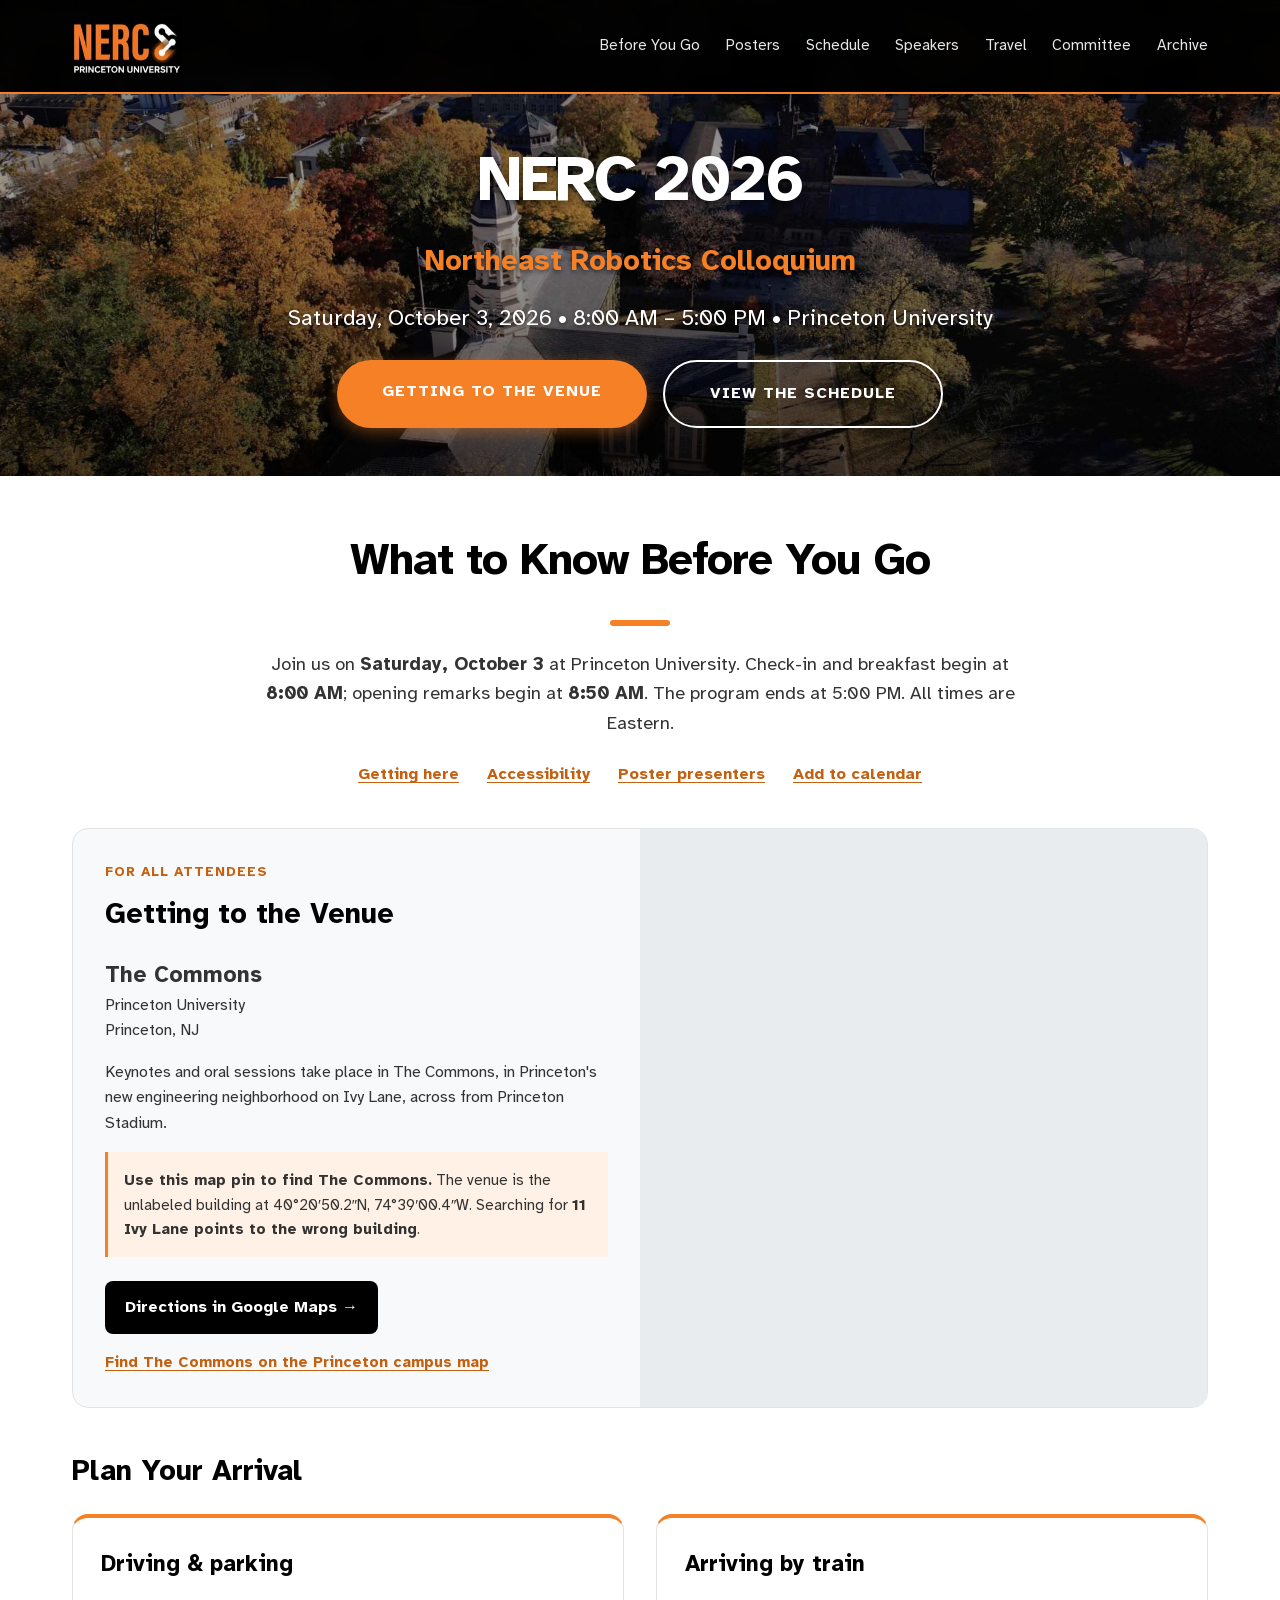
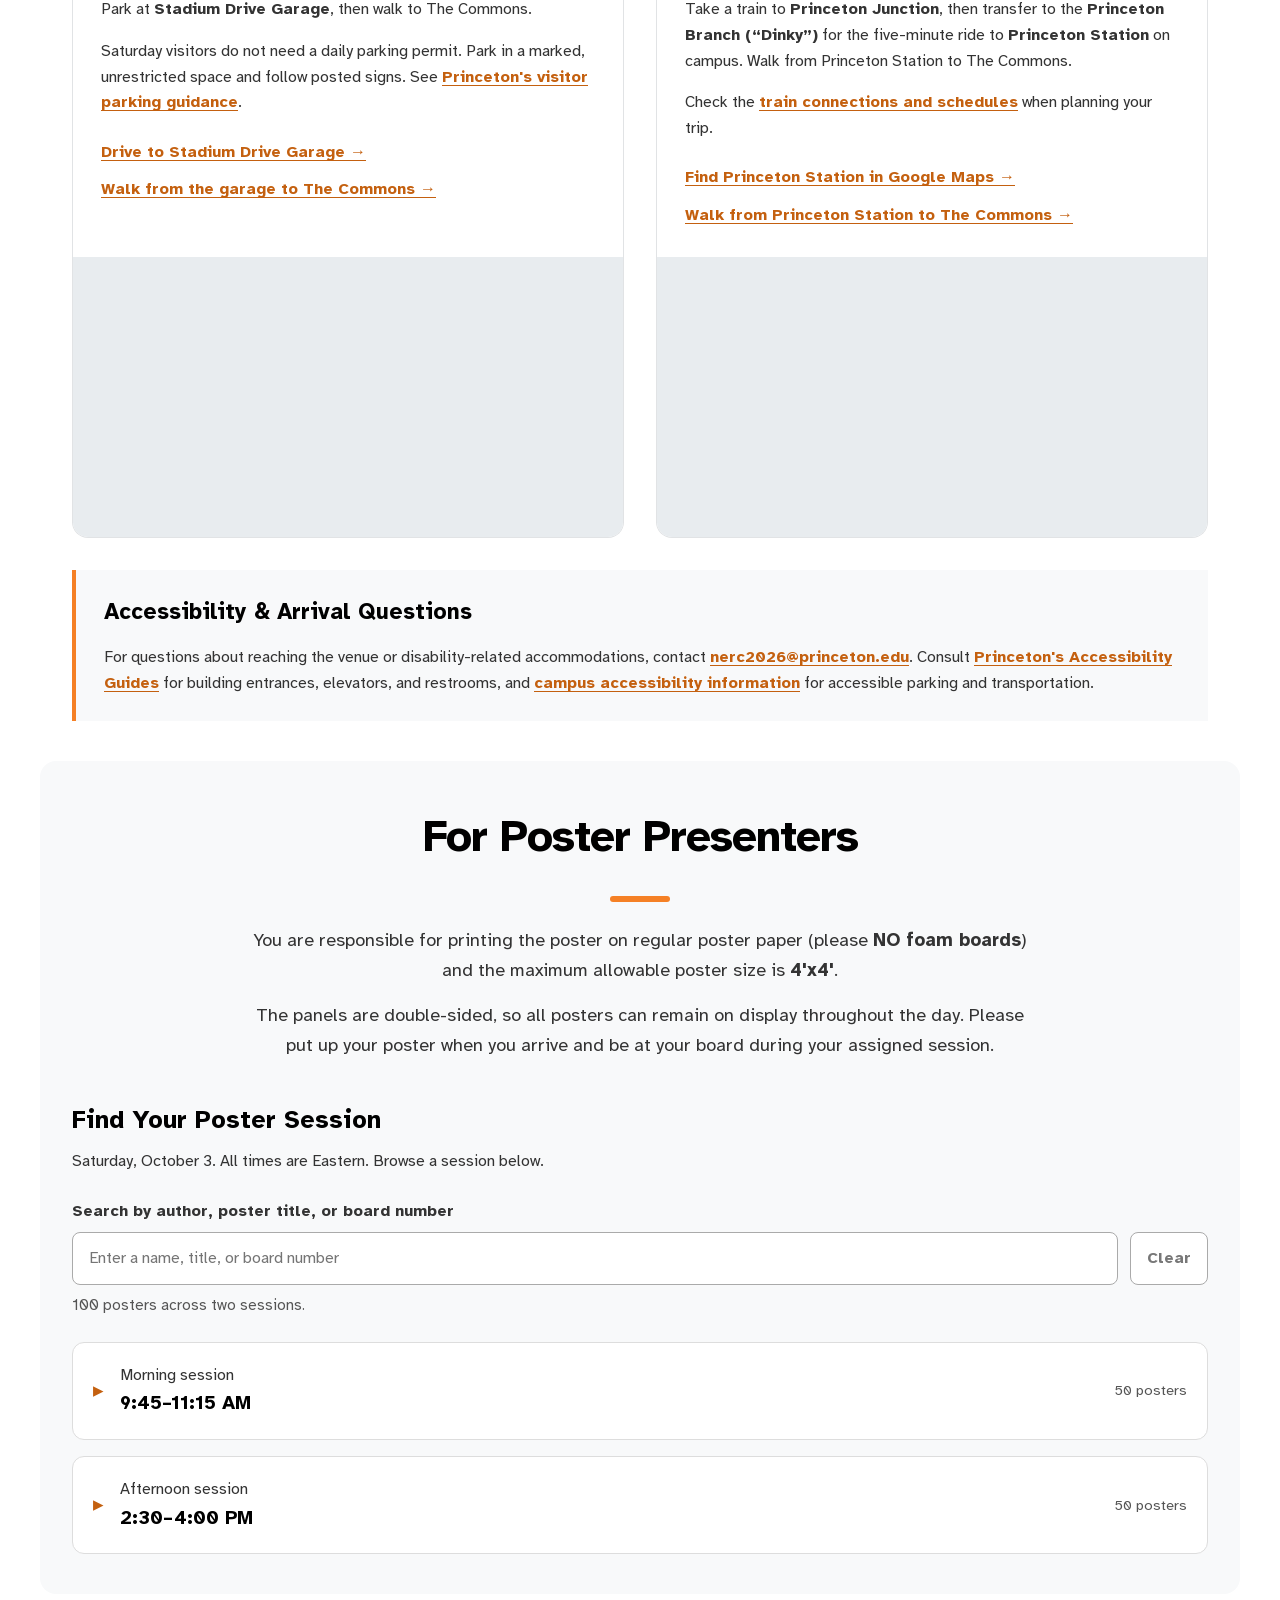
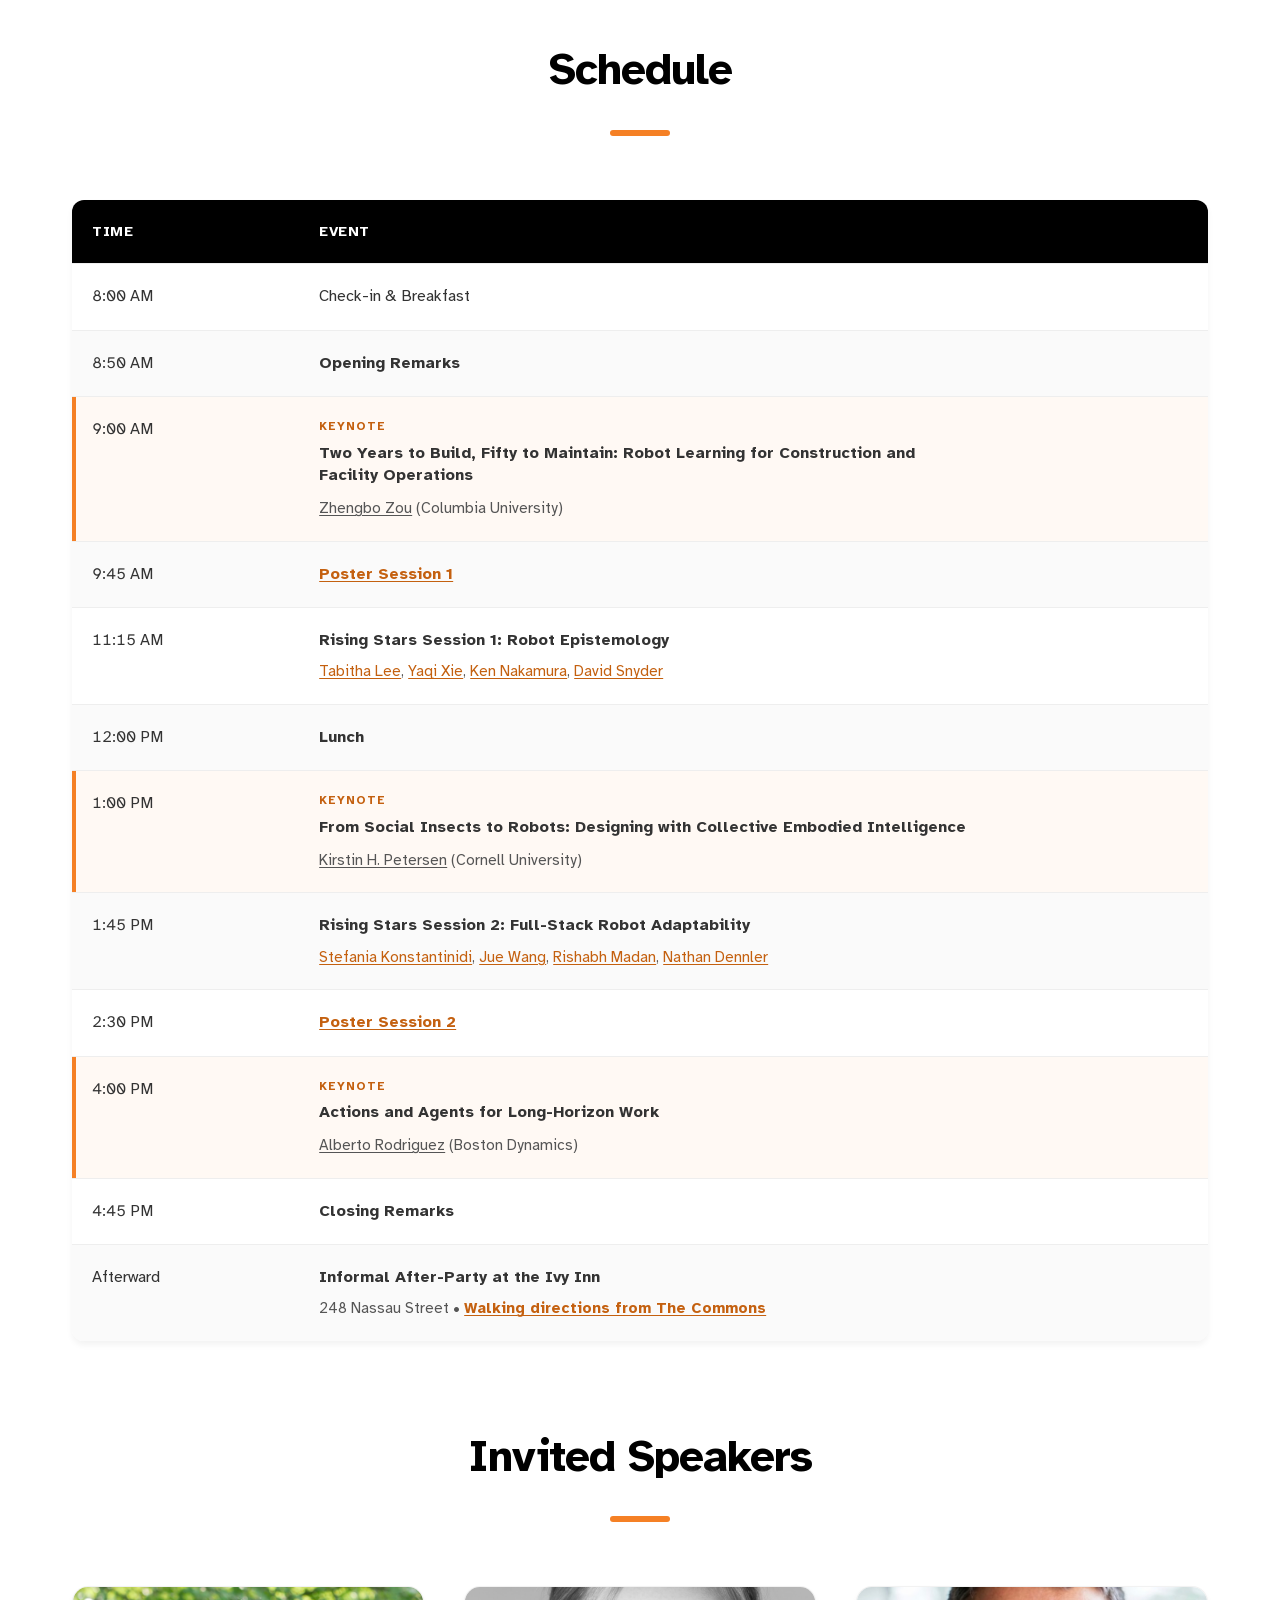
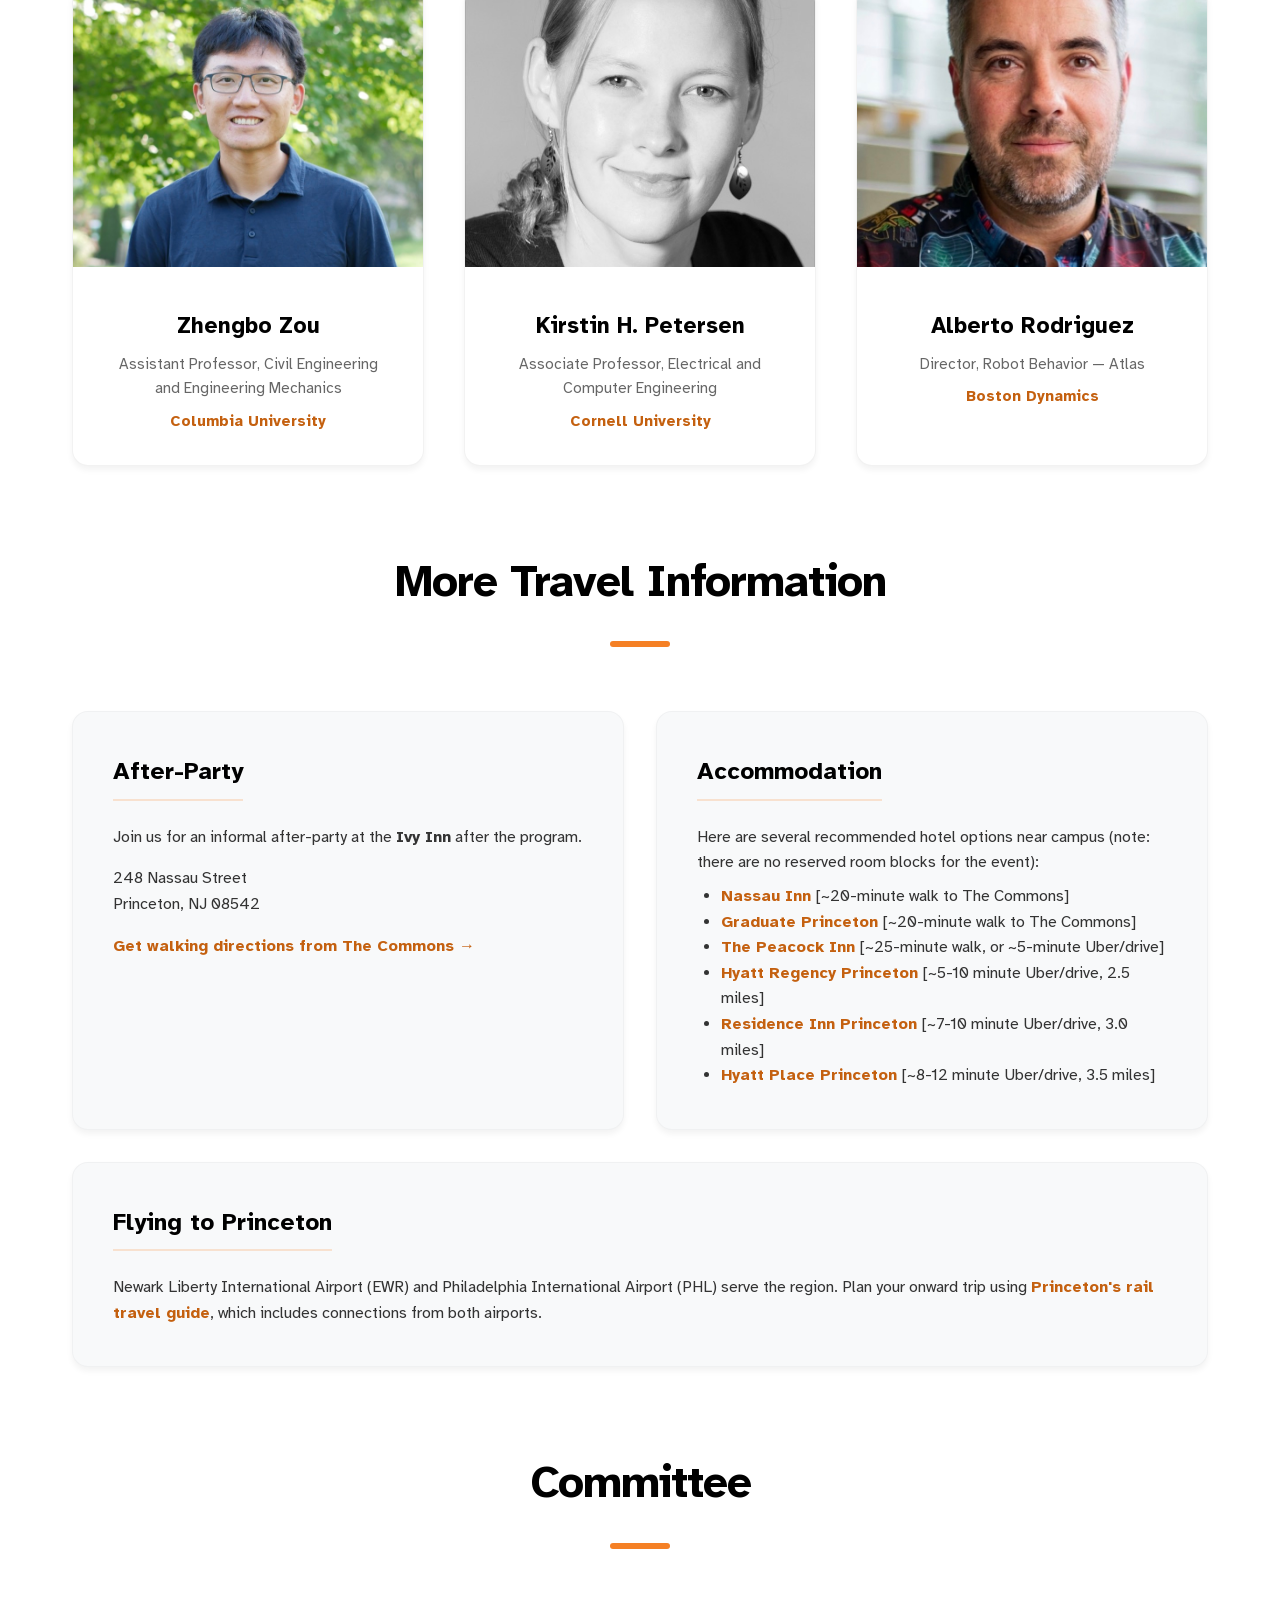
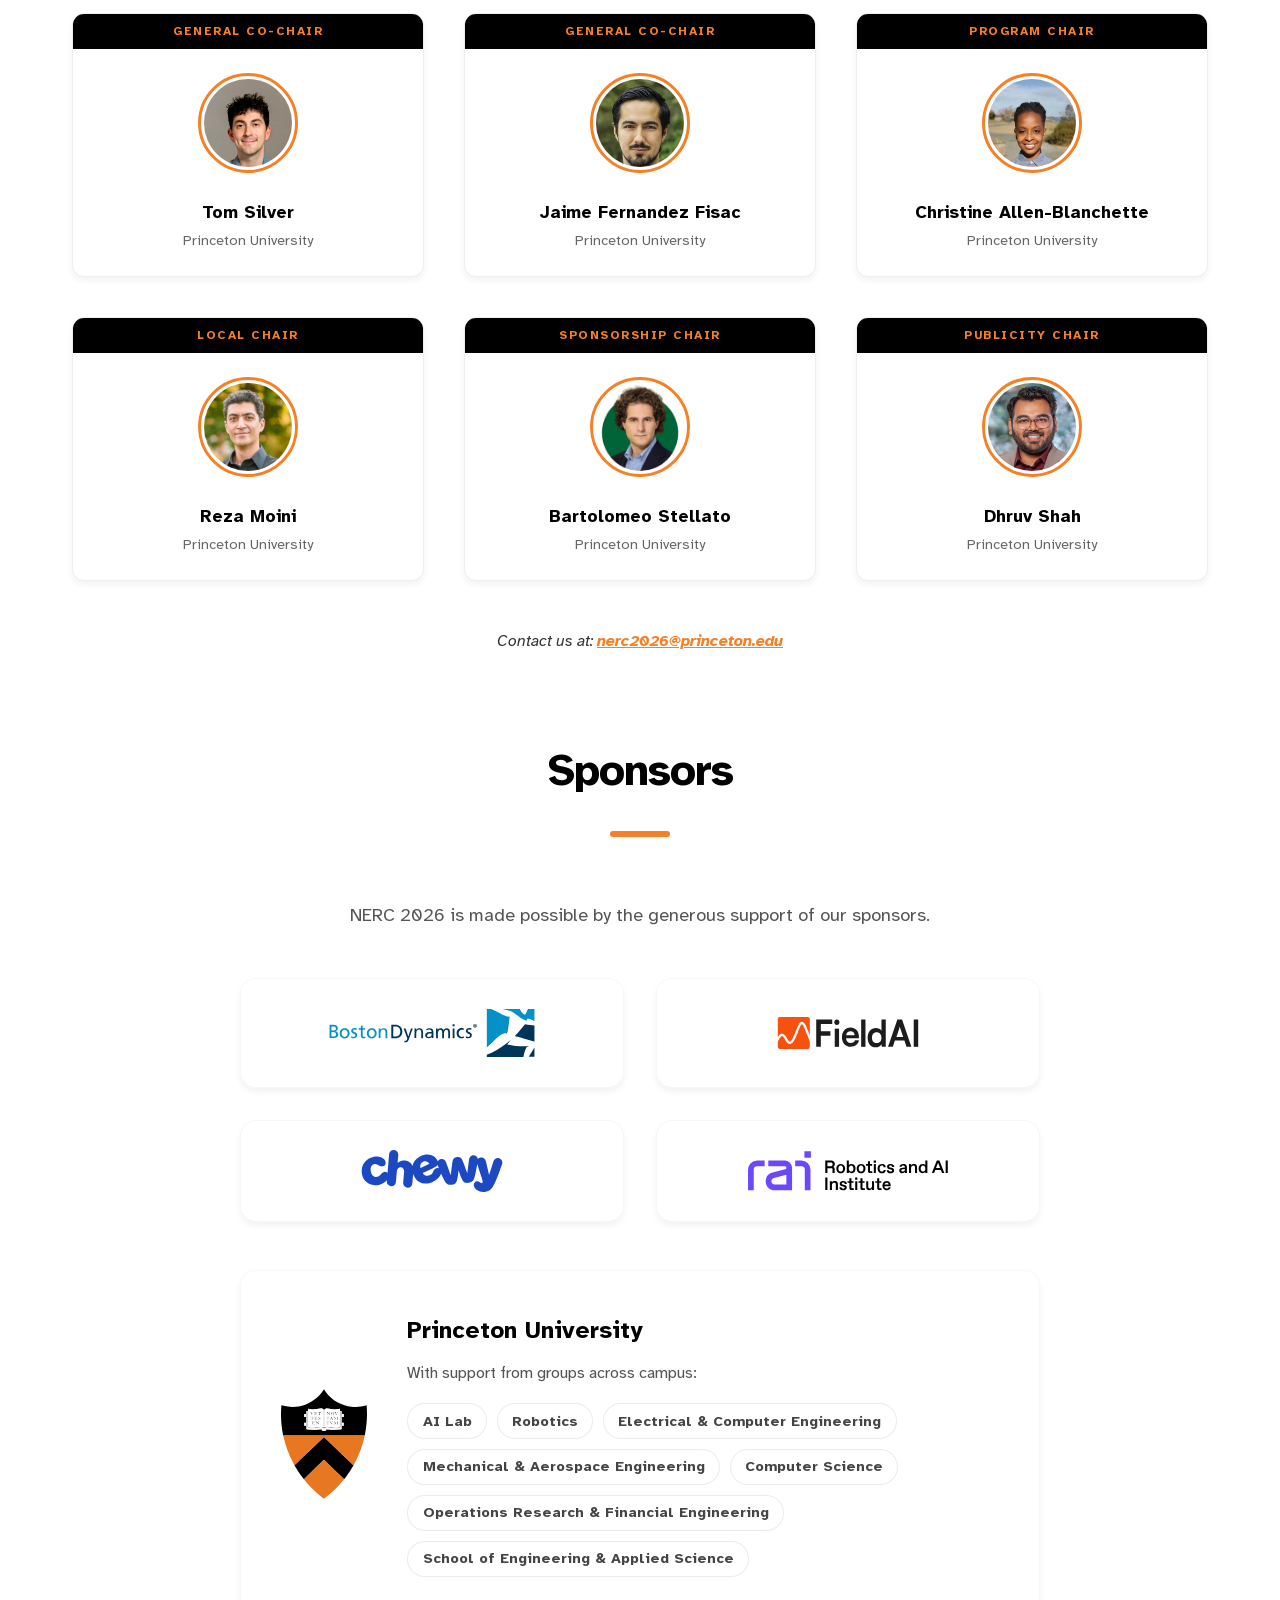
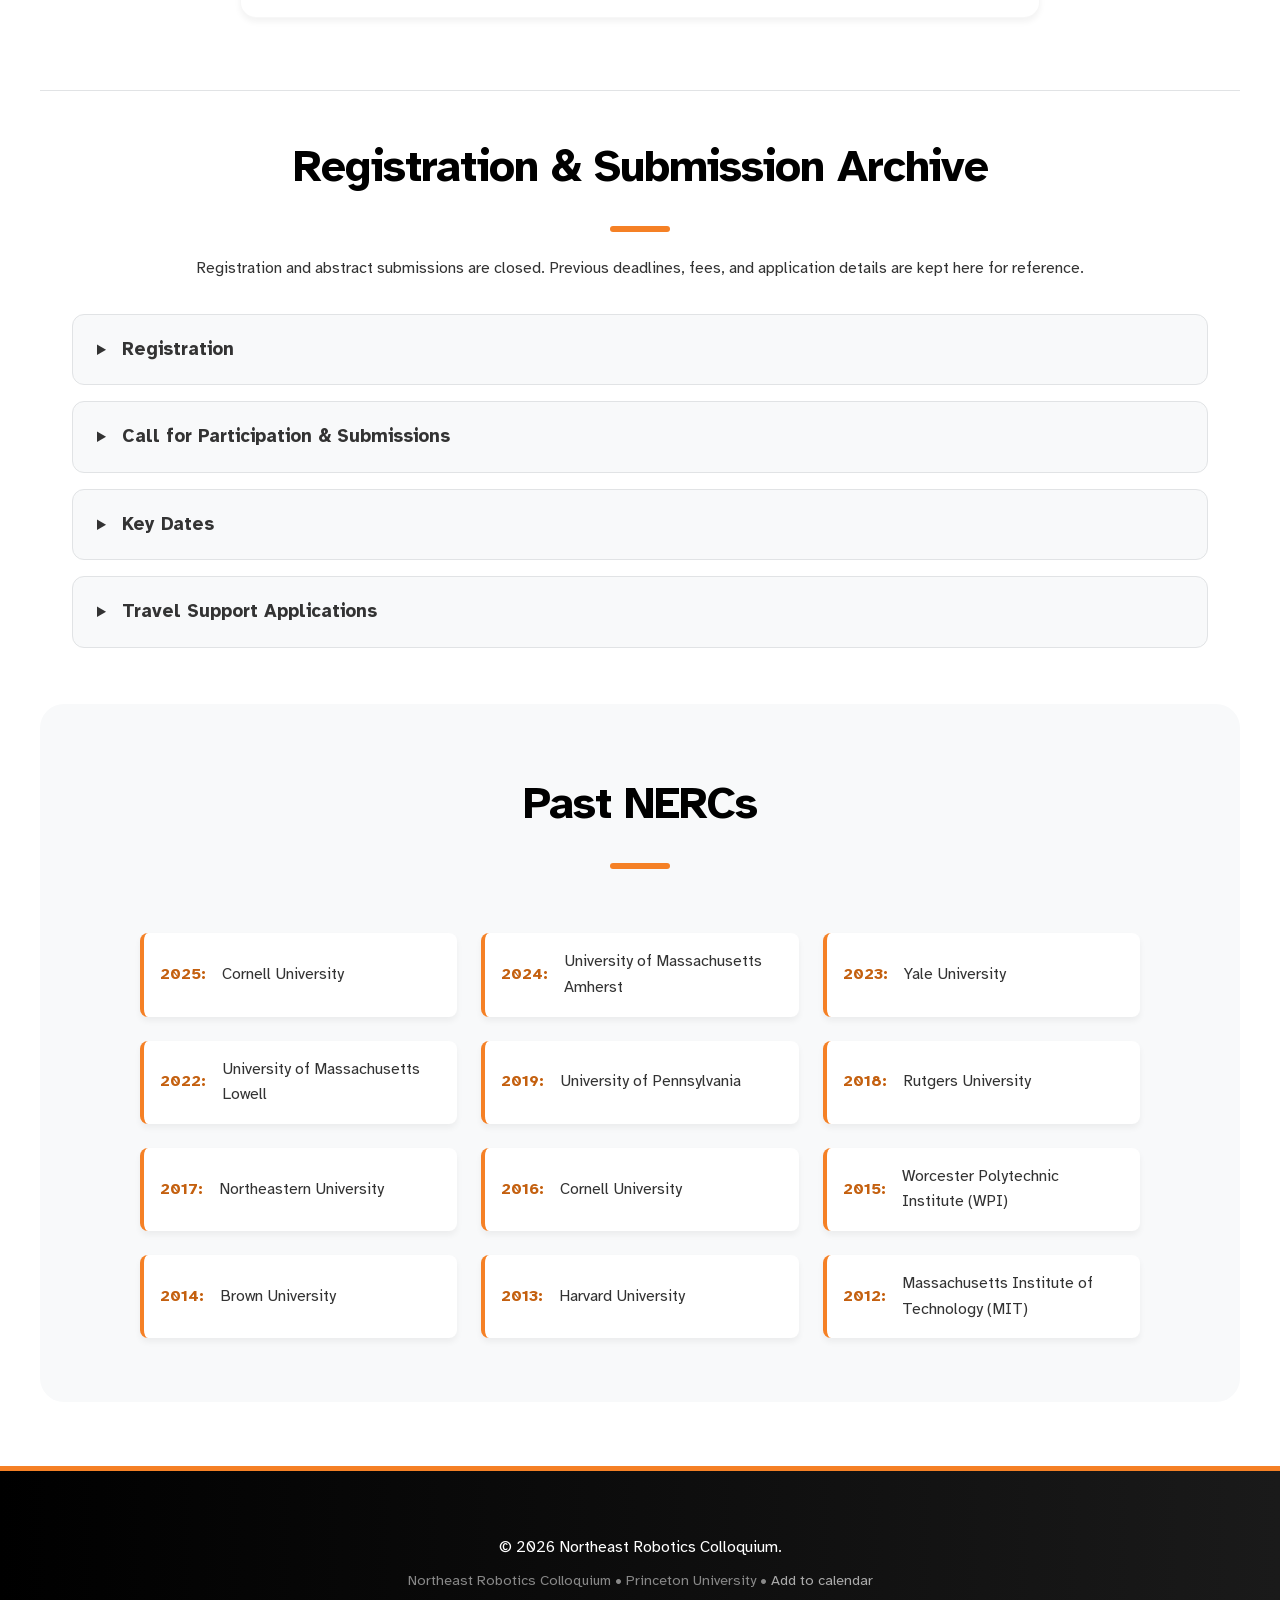
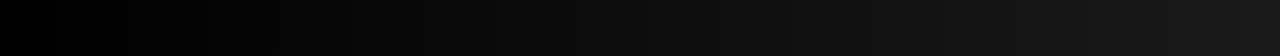
<file: index.html>
<!DOCTYPE html>
<html lang="en">

<head>
    <meta charset="UTF-8">
    <meta name="viewport" content="width=device-width, initial-scale=1.0">
    <meta name="theme-color" content="#000000">
    <title>NERC 2026 | Northeast Robotics Colloquium</title>
    <meta name="description" content="The Northeast Robotics Colloquium (NERC 2026) is an annual research meeting and networking showcase bringing together the robotics community of the northeastern United States and Canada at Princeton University on October 3, 2026.">
    <link rel="canonical" href="https://nerc2026.github.io/">
    
    <!-- Open Graph / Facebook -->
    <meta property="og:type" content="website">
    <meta property="og:site_name" content="NERC 2026">
    <meta property="og:url" content="https://nerc2026.github.io/">
    <meta property="og:title" content="NERC 2026 | Northeast Robotics Colloquium">
    <meta property="og:description" content="Join the top academic and industrial robotics researchers from across the Northeast and Canada on October 3, 2026 at Princeton University.">
    <meta property="og:image" content="https://nerc2026.github.io/images/nassau_hall_autumn.jpg">
    <meta property="og:image:width" content="1920">
    <meta property="og:image:height" content="1080">
    <meta property="og:image:alt" content="Aerial view of the Princeton University campus in autumn">

    <!-- Twitter -->
    <meta name="twitter:card" content="summary_large_image">
    <meta name="twitter:url" content="https://nerc2026.github.io/">
    <meta name="twitter:title" content="NERC 2026 | Northeast Robotics Colloquium">
    <meta name="twitter:description" content="Join the top academic and industrial robotics researchers from across the Northeast and Canada on October 3, 2026 at Princeton University.">
    <meta name="twitter:image" content="https://nerc2026.github.io/images/nassau_hall_autumn.jpg">
    <meta name="twitter:image:alt" content="Aerial view of the Princeton University campus in autumn">

    <!-- Favicon -->
    <link rel="icon" type="image/x-icon" href="favicon.ico">
    <link rel="apple-touch-icon" href="apple-touch-icon.png">

    <link rel="preload" as="image" href="images/nassau_hall_autumn.jpg" media="(min-width: 769px)">
    <link rel="preload" as="image" href="images/nassau_hall_autumn_mobile.jpg" media="(max-width: 768px)">
    <link rel="stylesheet" href="style.css?v=2.10">
    <link rel="preload" as="font" type="font/woff2" href="fonts/atkinson-400.woff2" crossorigin>
    <link rel="preload" as="font" type="font/woff2" href="fonts/atkinson-700.woff2" crossorigin>
    <link rel="stylesheet" href="fonts/fonts.css?v=1.1">

    <!-- JSON-LD Structured Data -->
    <script type="application/ld+json">
    {
        "@context": "https://schema.org",
        "@type": "Event",
        "name": "Northeast Robotics Colloquium 2026 (NERC 2026)",
        "startDate": "2026-10-03T08:00:00-04:00",
        "endDate": "2026-10-03T17:00:00-04:00",
        "eventAttendanceMode": "https://schema.org/OfflineEventAttendanceMode",
        "eventStatus": "https://schema.org/EventScheduled",
        "location": {
            "@type": "Place",
            "name": "Princeton University, The Commons",
            "geo": {
                "@type": "GeoCoordinates",
                "latitude": 40.347278,
                "longitude": -74.650111
            },
            "address": {
                "@type": "PostalAddress",
                "addressLocality": "Princeton",
                "addressRegion": "NJ",
                "postalCode": "08540",
                "addressCountry": "US"
            }
        },
        "image": "https://nerc2026.github.io/images/nassau_hall_autumn.jpg",
        "url": "https://nerc2026.github.io/",
        "description": "The Northeast Robotics Colloquium (NERC 2026) is an annual research meeting and networking showcase bringing together the robotics community of the northeastern United States and Canada at Princeton University on October 3, 2026.",
        "organizer": {
            "@type": "Organization",
            "name": "Princeton Robotics, Princeton University",
            "url": "https://www.princeton.edu"
        },
        "performer": [
            {
                "@type": "Person",
                "name": "Kirstin H. Petersen",
                "affiliation": "Cornell University"
            },
            {
                "@type": "Person",
                "name": "Zhengbo Zou",
                "affiliation": "Columbia University"
            },
            {
                "@type": "Person",
                "name": "Alberto Rodriguez",
                "affiliation": "Boston Dynamics"
            }
        ]
    }
    </script>
</head>

<body>
    <a class="skip-link" href="#main">Skip to content</a>

    <!-- Navigation -->
    <header>
        <nav aria-label="Main navigation">
            <div class="logo"><img src="images/nerc.jpeg" alt="NERC 2026 Logo"></div>
            <button class="menu-toggle" id="menu-toggle" aria-label="Toggle navigation" aria-expanded="false">
                <span></span>
                <span></span>
                <span></span>
            </button>
            <ul class="nav-links">
                <li><a href="#before-you-go">Before You Go</a></li>
                <li><a href="#posters">Posters</a></li>
                <li><a href="#schedule">Schedule</a></li>
                <li><a href="#speakers">Speakers</a></li>
                <li><a href="#logistics">Travel</a></li>
                <li><a href="#organizers">Committee</a></li>
                <li><a href="#old-info">Archive</a></li>
            </ul>
        </nav>
    </header>

    <!-- Hero Section -->
    <section class="hero">
        <h1>NERC 2026</h1>
        <p class="hero-subtitle">Northeast Robotics Colloquium</p>
        <p>Saturday, October 3, 2026 &bull; 8:00 AM &ndash; 5:00 PM &bull; Princeton University</p>
        <div class="hero-buttons">
            <a href="#before-you-go" class="btn">Getting to the venue</a>
            <a href="#schedule" class="btn btn-secondary">View the schedule</a>
        </div>
    </section>

    <main id="main" tabindex="-1">

    <!-- Attendee Information -->
    <section id="before-you-go" class="attendee-info">
        <h2 class="section-title">What to Know Before You Go</h2>
        <p class="attendee-intro">Join us on <strong>Saturday, October 3</strong> at Princeton University.
            Check-in and breakfast begin at <strong>8:00 AM</strong>; opening remarks begin at <strong>8:50 AM</strong>.
            The program ends at 5:00 PM. All times are Eastern.</p>
        <div class="attendee-links">
            <a href="#getting-here">Getting here</a>
            <a href="#accessibility">Accessibility</a>
            <a href="#posters">Poster presenters</a>
            <a href="nerc2026.ics">Add to calendar</a>
        </div>

        <div class="venue-panel">
            <div class="venue-info">
                <p class="eyebrow">For all attendees</p>
                <h3>Getting to the Venue</h3>
                <p class="venue-name">The Commons</p>
                <address>Princeton University<br>Princeton, NJ</address>
                <p>Keynotes and oral sessions take place in The Commons, in Princeton's new engineering
                    neighborhood on Ivy Lane, across from Princeton Stadium.</p>
                <p class="map-note"><strong>Use this map pin to find The Commons.</strong>
                    The venue is the unlabeled building at 40&deg;20&prime;50.2&Prime;N, 74&deg;39&prime;00.4&Prime;W.
                    Searching for <strong>11 Ivy Lane points to the wrong building</strong>.</p>
                <a class="map-button" href="https://www.google.com/maps/dir/?api=1&amp;destination=40.347278%2C-74.650111"
                    target="_blank" rel="noopener">Directions in Google Maps &rarr;</a>
                <a class="campus-map-link" href="https://experience.arcgis.com/experience/366d5b2cddfb4aa990eb75f04aec8ade#widget_69=text:0949"
                    target="_blank" rel="noopener">Find The Commons on the Princeton campus map</a>
            </div>
            <iframe class="venue-map" title="Google Map pin for The Commons at 40.347278, -74.650111"
                src="https://www.google.com/maps?q=40.347278%2C-74.650111&amp;z=18&amp;output=embed"
                width="600" height="440" loading="lazy" referrerpolicy="no-referrer-when-downgrade" allowfullscreen></iframe>
        </div>

        <h3 id="getting-here" class="arrival-heading">Plan Your Arrival</h3>
        <div class="arrival-grid">
            <article class="arrival-card">
                <div class="arrival-copy">
                    <h4>Driving &amp; parking</h4>
                    <p>Park at <strong>Stadium Drive Garage</strong>, then walk to The Commons.</p>
                    <p>Saturday visitors do not need a daily parking permit. Park in a marked, unrestricted space
                        and follow posted signs. See <a href="https://transportation.princeton.edu/parking/visiting-campus-events/visitors"
                            target="_blank" rel="noopener">Princeton's visitor parking guidance</a>.</p>
                    <ul class="route-links">
                        <li><a href="https://www.google.com/maps/dir/?api=1&amp;destination=Stadium+Drive+Garage%2C+Princeton%2C+NJ&amp;travelmode=driving"
                            target="_blank" rel="noopener">Drive to Stadium Drive Garage &rarr;</a></li>
                        <li><a href="https://www.google.com/maps/dir/?api=1&amp;origin=Stadium+Drive+Garage%2C+Princeton%2C+NJ&amp;destination=40.347278%2C-74.650111&amp;travelmode=walking"
                            target="_blank" rel="noopener">Walk from the garage to The Commons &rarr;</a></li>
                    </ul>
                </div>
                <iframe class="arrival-map" title="Google Map of Stadium Drive Garage, Princeton"
                    src="https://www.google.com/maps?q=Stadium+Drive+Garage%2C+Princeton%2C+NJ&amp;z=15&amp;output=embed"
                    width="600" height="280" loading="lazy" referrerpolicy="no-referrer-when-downgrade" allowfullscreen></iframe>
            </article>
            <article class="arrival-card">
                <div class="arrival-copy">
                    <h4>Arriving by train</h4>
                    <p>Take a train to <strong>Princeton Junction</strong>, then transfer to the
                        <strong>Princeton Branch (&ldquo;Dinky&rdquo;)</strong> for the five-minute ride to
                        <strong>Princeton Station</strong> on campus. Walk from Princeton Station to The Commons.</p>
                    <p>Check the <a href="https://transportation.princeton.edu/getting-campus/public-transit/trains"
                        target="_blank" rel="noopener">train connections and schedules</a> when planning your trip.</p>
                    <ul class="route-links">
                        <li><a href="https://www.google.com/maps/search/?api=1&amp;query=40.342088%2C-74.658870"
                            target="_blank" rel="noopener">Find Princeton Station in Google Maps &rarr;</a></li>
                        <li><a href="https://www.google.com/maps/dir/?api=1&amp;origin=40.342088%2C-74.658870&amp;destination=40.347278%2C-74.650111&amp;travelmode=walking"
                            target="_blank" rel="noopener">Walk from Princeton Station to The Commons &rarr;</a></li>
                    </ul>
                </div>
                <iframe class="arrival-map" title="Google Map of Princeton Station on campus"
                    src="https://www.google.com/maps?q=40.342088%2C-74.658870&amp;z=15&amp;output=embed"
                    width="600" height="280" loading="lazy" referrerpolicy="no-referrer-when-downgrade" allowfullscreen></iframe>
            </article>
        </div>
        <div id="accessibility" class="accessibility-note">
            <h3>Accessibility &amp; Arrival Questions</h3>
            <p>For questions about reaching the venue or disability-related accommodations, contact
                <a href="mailto:nerc2026@princeton.edu">nerc2026@princeton.edu</a>.
                Consult <a href="https://www.accessableusa.com/princeton-university" target="_blank" rel="noopener">Princeton's Accessibility Guides</a>
                for building entrances, elevators, and restrooms, and
                <a href="https://transportation.princeton.edu/campus-accessibility" target="_blank" rel="noopener">campus accessibility information</a>
                for accessible parking and transportation.</p>
        </div>
    </section>

    <!-- Poster Presenter Information -->
    <section id="posters" class="poster-info">
        <h2 class="section-title">For Poster Presenters</h2>
        <p>You are responsible for printing the poster on regular poster paper (please
            <strong>NO foam boards</strong>) and the maximum allowable poster size is <strong>4'x4'</strong>.</p>
        <p>The panels are double-sided, so all posters can remain on display throughout the day.
            Please put up your poster when you arrive and be at your board during your assigned session.</p>
        <h3 class="poster-lookup-heading">Find Your Poster Session</h3>
        <p class="poster-session-help">Saturday, October 3. All times are Eastern. Browse a session below.</p>
        <div id="poster-search-controls" class="poster-search-controls" hidden>
            <label for="poster-search">Search by author, poster title, or board number</label>
            <div class="poster-search-row">
                <input id="poster-search" type="search" placeholder="Enter a name, title, or board number"
                    autocomplete="off" spellcheck="false" aria-describedby="poster-search-count"
                    aria-controls="poster-session-morning poster-session-afternoon">
                <button id="poster-search-clear" type="button" disabled>Clear</button>
            </div>
            <p id="poster-search-count" role="status" aria-live="polite" aria-atomic="true">100 posters across two sessions.</p>
        </div>
        <p id="poster-search-empty" class="poster-search-empty" hidden>No posters found. Try a different name, title, or board number.</p>
        <details id="poster-session-morning" class="poster-session">
            <summary>
                <span class="poster-session-label">Morning session<span class="poster-session-time">9:45&ndash;11:15 AM</span></span>
                <span class="poster-session-count">50 posters</span>
            </summary>
            <ol class="poster-list" aria-label="Morning session posters by board number">
                <li class="poster-entry" data-board="1">
                    <span class="poster-board">Board <strong>1</strong></span>
                    <div class="poster-description">
                        <h4 class="poster-title">Adaptive Illumination Control for Visual SLAM</h4>
                        <p class="poster-authors">Yash Turkar, Shekoufeh Sadeghi, Karthik K. Dantu</p>
                    </div>
                </li>
                <li class="poster-entry" data-board="2">
                    <span class="poster-board">Board <strong>2</strong></span>
                    <div class="poster-description">
                        <h4 class="poster-title">Deliberate Practice: Learning Robot Skills under a Budget</h4>
                        <p class="poster-authors">Shivam Vats, Sudarshan Sunil Harithas, Mete Tuluhan Akbulut, Arvind Raghunathan, George Konidaris</p>
                    </div>
                </li>
                <li class="poster-entry" data-board="3">
                    <span class="poster-board">Board <strong>3</strong></span>
                    <div class="poster-description">
                        <h4 class="poster-title">Deform360: A Massive Multi-view Visuotactile Dataset for Deformable World Models</h4>
                        <p class="poster-authors">George Konidaris, Hongyu Li, Wanjia Fu, Xiaoyan Cong, Zekun Li, Binghao Huang, Hanxiao Jiang, Xintong He, Yiqing Liang, Rao Fu, Tao Lu, Srinath Sridhar, Kevin A. Smith, Yunzhu Li</p>
                    </div>
                </li>
                <li class="poster-entry" data-board="4">
                    <span class="poster-board">Board <strong>4</strong></span>
                    <div class="poster-description">
                        <h4 class="poster-title">GlobalAgent: Equipping Agents with Global Spatial Memory for Language-Guided Robot Manipulation</h4>
                        <p class="poster-authors">George Konidaris, Sergio Orozco</p>
                    </div>
                </li>
                <li class="poster-entry" data-board="5">
                    <span class="poster-board">Board <strong>5</strong></span>
                    <div class="poster-description">
                        <h4 class="poster-title">Real-time deployment of deep-learning-based single-shot structured-light endoscopy for robotic laparoscopic depth guidance</h4>
                        <p class="poster-authors">Wayne Wonseok Rodgers, Seonghoon Jang, Michael Kam, Axel Krieger, Jin U. Kang</p>
                    </div>
                </li>
                <li class="poster-entry" data-board="6">
                    <span class="poster-board">Board <strong>6</strong></span>
                    <div class="poster-description">
                        <h4 class="poster-title">Human-Robot Teaming Field Deployments: A Comparison Between Verbal and Non-verbal Communication</h4>
                        <p class="poster-authors">Promise Osaine Ekpo, Tauhid Tanjim, Angelique Taylor</p>
                    </div>
                </li>
                <li class="poster-entry" data-board="7">
                    <span class="poster-board">Board <strong>7</strong></span>
                    <div class="poster-description">
                        <h4 class="poster-title">RAVEN: Long-Horizon Reasoning &amp; Navigation with a Visuo-Spatio-Temporal Memory</h4>
                        <p class="poster-authors">Chunwei Xing, Antonio Loquercio, Yixun Hu, Zhicheng Zheng, Lihan Zha, Rajdeep Singh, Omar Hossain, Dhruv Shah</p>
                    </div>
                </li>
                <li class="poster-entry" data-board="8">
                    <span class="poster-board">Board <strong>8</strong></span>
                    <div class="poster-description">
                        <h4 class="poster-title">Spatial Reasoning-Guided Subset Sampling for Multi-Robot Navigation</h4>
                        <p class="poster-authors">Saswati Bhattacharjee, Anirban Sinha, Chinwe Ekenna, Mukulika Ghosh</p>
                    </div>
                </li>
                <li class="poster-entry" data-board="9">
                    <span class="poster-board">Board <strong>9</strong></span>
                    <div class="poster-description">
                        <h4 class="poster-title">Learning-Based Adaptive MPC for Spacecraft Control</h4>
                        <p class="poster-authors">Patrick Schwartz, Abhishek Cauligi</p>
                    </div>
                </li>
                <li class="poster-entry" data-board="10">
                    <span class="poster-board">Board <strong>10</strong></span>
                    <div class="poster-description">
                        <h4 class="poster-title">Posture-Aware Approach and Viewpoint Selection for Robotic Casualty Assessment</h4>
                        <p class="poster-authors">Zachary Bortoff, Srijal Shekhar Poojari, Kleio Baxevani, Derek Paley</p>
                    </div>
                </li>
                <li class="poster-entry" data-board="11">
                    <span class="poster-board">Board <strong>11</strong></span>
                    <div class="poster-description">
                        <h4 class="poster-title">Conversational VLM and Deep Learning Pipeline for Robotic Multi-Spectral Motor Response Classification</h4>
                        <p class="poster-authors">Zachary Bortoff, Arian Moradi, Kleio Baxevani, Derek Paley</p>
                    </div>
                </li>
                <li class="poster-entry" data-board="12">
                    <span class="poster-board">Board <strong>12</strong></span>
                    <div class="poster-description">
                        <h4 class="poster-title">Tessellation-Enabled Soft Adaptive robot for 3D access with reduced control requirements</h4>
                        <p class="poster-authors">Allison Earnhardt, Tuo Zhao, Jonathan Prevost, Glaucio H. Paulino, Aimy Wissa</p>
                    </div>
                </li>
                <li class="poster-entry" data-board="13">
                    <span class="poster-board">Board <strong>13</strong></span>
                    <div class="poster-description">
                        <h4 class="poster-title">Characterizing the Accuracy of an Object Detection Algorithm for a ZED 2i Camera</h4>
                        <p class="poster-authors">Jeffrey W. Herrmann, Vasisht Perivilli</p>
                    </div>
                </li>
                <li class="poster-entry" data-board="14">
                    <span class="poster-board">Board <strong>14</strong></span>
                    <div class="poster-description">
                        <h4 class="poster-title">Investigating NetLogo Swarm Complexity Survey User Evaluations</h4>
                        <p class="poster-authors">Kshitij Jerath, Sriram Krishnamoorthy</p>
                    </div>
                </li>
                <li class="poster-entry" data-board="15">
                    <span class="poster-board">Board <strong>15</strong></span>
                    <div class="poster-description">
                        <h4 class="poster-title">Text to Robotic Assembly: Function-Aware Component Assignment for Multi-Component Physical Objects</h4>
                        <p class="poster-authors">Alexander Htet Kyaw</p>
                    </div>
                </li>
                <li class="poster-entry" data-board="16">
                    <span class="poster-board">Board <strong>16</strong></span>
                    <div class="poster-description">
                        <h4 class="poster-title">A Generalized Theorem of the Alternative for Certifiable Optimization with Redundant Constraints</h4>
                        <p class="poster-authors">Hanna Jiamei Zhang, Alan Papalia, Michael Everett, David M. Rosen</p>
                    </div>
                </li>
                <li class="poster-entry" data-board="17">
                    <span class="poster-board">Board <strong>17</strong></span>
                    <div class="poster-description">
                        <h4 class="poster-title">Where Does the Interaction Begin? Boundaries, Breakdown, and Repair in a Café Robot Deployment</h4>
                        <p class="poster-authors">Maria Teresa Parreira, Malte Jung, Wendy Ju</p>
                    </div>
                </li>
                <li class="poster-entry" data-board="18">
                    <span class="poster-board">Board <strong>18</strong></span>
                    <div class="poster-description">
                        <h4 class="poster-title">Examining Social Errors in a Gradually Autonomized Trash-Barrel Robot</h4>
                        <p class="poster-authors">Maria Teresa Parreira, Wendy Ju, Emily Appleby, Sophie Shuang Cheng, Frank (Fanjun) Bu</p>
                    </div>
                </li>
                <li class="poster-entry" data-board="19">
                    <span class="poster-board">Board <strong>19</strong></span>
                    <div class="poster-description">
                        <h4 class="poster-title">TwinKit+. An AI-augmented Tangible Interface for On-the-Fly Supervisory Control of Multi-Robot Assemblies</h4>
                        <p class="poster-authors">Zixi Zhang, Bo Li, Marirena Kladeftira</p>
                    </div>
                </li>
                <li class="poster-entry" data-board="20">
                    <span class="poster-board">Board <strong>20</strong></span>
                    <div class="poster-description">
                        <h4 class="poster-title">Contextual Safety Reasoning and Grounding for Open-World Robots</h4>
                        <p class="poster-authors">Zachary Ravichandran, David Snyder, Alexander Robey, Hamed Hassani, Vijay Kumar, George J. Pappas</p>
                    </div>
                </li>
                <li class="poster-entry" data-board="21">
                    <span class="poster-board">Board <strong>21</strong></span>
                    <div class="poster-description">
                        <h4 class="poster-title">Policy Overflow: Distance-to-Manifold Corrections for Conditional Flow-Matching Policies</h4>
                        <p class="poster-authors">Edward W. Staley</p>
                    </div>
                </li>
                <li class="poster-entry" data-board="22">
                    <span class="poster-board">Board <strong>22</strong></span>
                    <div class="poster-description">
                        <h4 class="poster-title">Learning Granular Dynamics via Graph Neural Networks</h4>
                        <p class="poster-authors">Sonam Okuda, Rachel Holladay</p>
                    </div>
                </li>
                <li class="poster-entry" data-board="23">
                    <span class="poster-board">Board <strong>23</strong></span>
                    <div class="poster-description">
                        <h4 class="poster-title">Hear, There, or Everywhere: MEMS-Based Acoustic Vector Sensors for Sound Localisation on UAV Platforms</h4>
                        <p class="poster-authors">Lorian Rynn Marshall, Dave Matthews, Jie Pan</p>
                    </div>
                </li>
                <li class="poster-entry" data-board="24">
                    <span class="poster-board">Board <strong>24</strong></span>
                    <div class="poster-description">
                        <h4 class="poster-title">A Systematic Analysis Framework for Fully Handheld Manipulators</h4>
                        <p class="poster-authors">Chaniya Jaroenkunathum</p>
                    </div>
                </li>
                <li class="poster-entry" data-board="25">
                    <span class="poster-board">Board <strong>25</strong></span>
                    <div class="poster-description">
                        <h4 class="poster-title">Motion Capture System for Navigating Locomotion in Granular Medium</h4>
                        <p class="poster-authors">Imelda Louise Ramirez, William R. Johnson III</p>
                    </div>
                </li>
                <li class="poster-entry" data-board="26">
                    <span class="poster-board">Board <strong>26</strong></span>
                    <div class="poster-description">
                        <h4 class="poster-title">When is property conditioning necessary? Reactive and predictive control of a soft arm</h4>
                        <p class="poster-authors">João Damião Almeida, José Santos-Victor, Cecilia Laschi</p>
                    </div>
                </li>
                <li class="poster-entry" data-board="27">
                    <span class="poster-board">Board <strong>27</strong></span>
                    <div class="poster-description">
                        <h4 class="poster-title">Understanding Human-Robot Interaction for Residents in an Assisted-Living Facility</h4>
                        <p class="poster-authors">Sifat Redwan Wahid, Edward Downs, Arshia Khan</p>
                    </div>
                </li>
                <li class="poster-entry" data-board="28">
                    <span class="poster-board">Board <strong>28</strong></span>
                    <div class="poster-description">
                        <h4 class="poster-title">Perception Control Barrier Function Approach to Next-Best View-Action Planning in 3D Gaussian Maps</h4>
                        <p class="poster-authors">Amirhossein Mollaei Khass, Athanasios Cosse, Nader Motee</p>
                    </div>
                </li>
                <li class="poster-entry" data-board="29">
                    <span class="poster-board">Board <strong>29</strong></span>
                    <div class="poster-description">
                        <h4 class="poster-title">Accelerating Reinforcement Learning of MPC Policies via a Smoothed, GPU-Parallel ADMM Solver</h4>
                        <p class="poster-authors">Brian Plancher, Jianghan Zhang, Roland Schwan, Gabriel Fernando Bravo Palacios, Thomas Lew</p>
                    </div>
                </li>
                <li class="poster-entry" data-board="30">
                    <span class="poster-board">Board <strong>30</strong></span>
                    <div class="poster-description">
                        <h4 class="poster-title">Visibility-Constrained Nonlinear Model Predictive Control for AprilTag-Guided Mobile Robot Docking</h4>
                        <p class="poster-authors">Srividya Srinivas, Navid Rahbariasr</p>
                    </div>
                </li>
                <li class="poster-entry" data-board="31">
                    <span class="poster-board">Board <strong>31</strong></span>
                    <div class="poster-description">
                        <h4 class="poster-title">Obstacle-Aware MPC-Guided Reinforcement Learning for Humanoid Loco-Manipulation via RL-Tuned Multiagent Path Planning</h4>
                        <p class="poster-authors">Theo McArn</p>
                    </div>
                </li>
                <li class="poster-entry" data-board="32">
                    <span class="poster-board">Board <strong>32</strong></span>
                    <div class="poster-description">
                        <h4 class="poster-title">Learning to Accelerate Task and Motion Planning for Forceful Human Limb Manipulation</h4>
                        <p class="poster-authors">Minseo Kwon, Tom Silver</p>
                    </div>
                </li>
                <li class="poster-entry" data-board="33">
                    <span class="poster-board">Board <strong>33</strong></span>
                    <div class="poster-description">
                        <h4 class="poster-title">Calibrated Kibble: Modeling Deformable Particle-Filled Bags for Robot Learning</h4>
                        <p class="poster-authors">Jakub F. Kowalewski, Thomas Walewski</p>
                    </div>
                </li>
                <li class="poster-entry" data-board="34">
                    <span class="poster-board">Board <strong>34</strong></span>
                    <div class="poster-description">
                        <h4 class="poster-title">Learning Value Functions from Human Corrections as Preferences</h4>
                        <p class="poster-authors">Anjiabei Wang, Tesca Fitzgerald</p>
                    </div>
                </li>
                <li class="poster-entry" data-board="35">
                    <span class="poster-board">Board <strong>35</strong></span>
                    <div class="poster-description">
                        <h4 class="poster-title">Learning-Based Model Predictive Path Integral Control for Extreme Mobility Maneuvers</h4>
                        <p class="poster-authors">Juan Carlos Tique Rangel</p>
                    </div>
                </li>
                <li class="poster-entry" data-board="36">
                    <span class="poster-board">Board <strong>36</strong></span>
                    <div class="poster-description">
                        <h4 class="poster-title">Reality Promises: Virtual-Physical Decoupling Illusions in Mixed Reality via Invisible Mobile Robots</h4>
                        <p class="poster-authors">Mohamed Kari, Parastoo Abtahi, Cyrus Vachha</p>
                    </div>
                </li>
                <li class="poster-entry" data-board="37">
                    <span class="poster-board">Board <strong>37</strong></span>
                    <div class="poster-description">
                        <h4 class="poster-title">Online Physics Identification for Dynamic Aerial Cable Manipulation</h4>
                        <p class="poster-authors">Tongshu Wu</p>
                    </div>
                </li>
                <li class="poster-entry" data-board="38">
                    <span class="poster-board">Board <strong>38</strong></span>
                    <div class="poster-description">
                        <h4 class="poster-title">Learning Configuration-Aware Task-Space Motion Feasibility for Robotic Manipulation</h4>
                        <p class="poster-authors">Wangyi Liu, Nilanjan Chakraborty</p>
                    </div>
                </li>
                <li class="poster-entry" data-board="39">
                    <span class="poster-board">Board <strong>39</strong></span>
                    <div class="poster-description">
                        <h4 class="poster-title">Task-oriented Grasping for Multifingered Hands via Inverse Kinematics</h4>
                        <p class="poster-authors">Nilanjan Chakraborty, Aditya Patankar, Nicholas Baiata</p>
                    </div>
                </li>
                <li class="poster-entry" data-board="40">
                    <span class="poster-board">Board <strong>40</strong></span>
                    <div class="poster-description">
                        <h4 class="poster-title">Probabilistic Decision Programs for Planning and World Modeling</h4>
                        <p class="poster-authors">Zachary S. Siegel</p>
                    </div>
                </li>
                <li class="poster-entry" data-board="41">
                    <span class="poster-board">Board <strong>41</strong></span>
                    <div class="poster-description">
                        <h4 class="poster-title">Global Redundancy Resolution Using Learned Orthogonal Foliations</h4>
                        <p class="poster-authors">Riddhiman Laha, Seth Hutchinson, Shravan Bhoopasamudram Krishna</p>
                    </div>
                </li>
                <li class="poster-entry" data-board="42">
                    <span class="poster-board">Board <strong>42</strong></span>
                    <div class="poster-description">
                        <h4 class="poster-title">Learning How to Bend: Dual-Control MPC for Cooperative Aerial Manipulation of Unknown Flexible Objects</h4>
                        <p class="poster-authors">Edward Caleb Lopez Tarazona</p>
                    </div>
                </li>
                <li class="poster-entry" data-board="43">
                    <span class="poster-board">Board <strong>43</strong></span>
                    <div class="poster-description">
                        <h4 class="poster-title">From Reward Weights to Physical Preferences: Terrain-Conditioned Calibration for Quadruped Locomotion</h4>
                        <p class="poster-authors">Ji-Hyeon Yoo</p>
                    </div>
                </li>
                <li class="poster-entry" data-board="44">
                    <span class="poster-board">Board <strong>44</strong></span>
                    <div class="poster-description">
                        <h4 class="poster-title">EchoSplat: Sonar Initialized and Restored Gaussian Splatting for Underwater Reconstruction</h4>
                        <p class="poster-authors">Xiaoming Zhao, Yewei Huang, Mingi Jeong, Alberto Quattrini Li</p>
                    </div>
                </li>
                <li class="poster-entry" data-board="45">
                    <span class="poster-board">Board <strong>45</strong></span>
                    <div class="poster-description">
                        <h4 class="poster-title">SPAR: Reducing Exploitability in Competitive Games with Stackelberg Protagonist-Antagonist-Referee Adversarial Reinforcement Learning</h4>
                        <p class="poster-authors">Justin S. Wang, Duy Phuong Nguyen, Haimin Hu, Jaime Fernández Fisac</p>
                    </div>
                </li>
                <li class="poster-entry" data-board="46">
                    <span class="poster-board">Board <strong>46</strong></span>
                    <div class="poster-description">
                        <h4 class="poster-title">Evolving DADENCE for Scalable Multi-Agent Coverage</h4>
                        <p class="poster-authors">Edwin Meriaux, Gregory Dudek</p>
                    </div>
                </li>
                <li class="poster-entry" data-board="47">
                    <span class="poster-board">Board <strong>47</strong></span>
                    <div class="poster-description">
                        <h4 class="poster-title">Developing a modular, affordable 1D linear rehabilitation platform</h4>
                        <p class="poster-authors">Vedant Talati, Reem M. Azar, Michelle J. Johnson</p>
                    </div>
                </li>
                <li class="poster-entry" data-board="48">
                    <span class="poster-board">Board <strong>48</strong></span>
                    <div class="poster-description">
                        <h4 class="poster-title">Learning What to Say to Your VLA: Mostly Harmless Vision Language Action Model Steering</h4>
                        <p class="poster-authors">Hyun Joe Jeong, Gokul Swamy, Andrea Bajcsy</p>
                    </div>
                </li>
                <li class="poster-entry" data-board="49">
                    <span class="poster-board">Board <strong>49</strong></span>
                    <div class="poster-description">
                        <h4 class="poster-title">Dream to Go: Imagining Where to Look for Active Exploration and Object Search</h4>
                        <p class="poster-authors">Jing Zhang</p>
                    </div>
                </li>
                <li class="poster-entry" data-board="50">
                    <span class="poster-board">Board <strong>50</strong></span>
                    <div class="poster-description">
                        <h4 class="poster-title">Autonomous Vision-Based Monitoring of Aquatic Ecosystems with Micro-AUVs</h4>
                        <p class="poster-authors">Di Ni, Irene Sha, Valeria Saro-Cortes, Sneha Ramshanker, Radhika Nagpal</p>
                    </div>
                </li>
            </ol>
        </details>
        <details id="poster-session-afternoon" class="poster-session">
            <summary>
                <span class="poster-session-label">Afternoon session<span class="poster-session-time">2:30&ndash;4:00 PM</span></span>
                <span class="poster-session-count">50 posters</span>
            </summary>
            <ol class="poster-list" aria-label="Afternoon session posters by board number">
                <li class="poster-entry" data-board="51">
                    <span class="poster-board">Board <strong>51</strong></span>
                    <div class="poster-description">
                        <h4 class="poster-title">Learning on-Policy Learning to Specialize Lightweight Robot Policies</h4>
                        <p class="poster-authors">Chunwei Xing, Daniel Gehrig, Vineet Pasumarti, Antonio Loquercio</p>
                    </div>
                </li>
                <li class="poster-entry" data-board="52">
                    <span class="poster-board">Board <strong>52</strong></span>
                    <div class="poster-description">
                        <h4 class="poster-title">Reinforcement Learning for Flow-Matching Policies with Density Transport</h4>
                        <p class="poster-authors">Antonio Loquercio, Boshu Lei, Kostas Daniilidis</p>
                    </div>
                </li>
                <li class="poster-entry" data-board="53">
                    <span class="poster-board">Board <strong>53</strong></span>
                    <div class="poster-description">
                        <h4 class="poster-title">Analyzing Computational Demands on the Leo Rover during Image Processing and Navigation</h4>
                        <p class="poster-authors">Jeffrey W. Herrmann, Andy H. Wu</p>
                    </div>
                </li>
                <li class="poster-entry" data-board="54">
                    <span class="poster-board">Board <strong>54</strong></span>
                    <div class="poster-description">
                        <h4 class="poster-title">Meta-Reasoning-Driven Adaptive Fault Recovery for Autonomous Robot Navigation in ROS 2 Nav2</h4>
                        <p class="poster-authors">Adewole Samuel Adeola</p>
                    </div>
                </li>
                <li class="poster-entry" data-board="55">
                    <span class="poster-board">Board <strong>55</strong></span>
                    <div class="poster-description">
                        <h4 class="poster-title">Exploring robot-led activities between people living with dementia and family care partners</h4>
                        <p class="poster-authors">Jirachaya Fern Limprayoon, Brian Scassellati</p>
                    </div>
                </li>
                <li class="poster-entry" data-board="56">
                    <span class="poster-board">Board <strong>56</strong></span>
                    <div class="poster-description">
                        <h4 class="poster-title">Optimizing Team Behavior via Extremum-seeking Control in Multi-agent Reinforcement Learning</h4>
                        <p class="poster-authors">Svar Rajankumar Patel, Kshitij Jerath, Wendy Ju</p>
                    </div>
                </li>
                <li class="poster-entry" data-board="57">
                    <span class="poster-board">Board <strong>57</strong></span>
                    <div class="poster-description">
                        <h4 class="poster-title">Multi-Agent World Models for Robust Coordination under Partial Observability and Dynamic Team Composition</h4>
                        <p class="poster-authors">Kshitij Jerath, Akshay Kolli</p>
                    </div>
                </li>
                <li class="poster-entry" data-board="58">
                    <span class="poster-board">Board <strong>58</strong></span>
                    <div class="poster-description">
                        <h4 class="poster-title">RoboCommons: Open, Evolving Evaluation for Generalist Robot Policies</h4>
                        <p class="poster-authors">Yi Ru Wang, Carter Ung, Evan Gubarev, Christopher Tan, Max Argus, Florian Shkurti, Homanga Bharadhwaj, Siddhartha Srinivasa, Dieter Fox</p>
                    </div>
                </li>
                <li class="poster-entry" data-board="59">
                    <span class="poster-board">Board <strong>59</strong></span>
                    <div class="poster-description">
                        <h4 class="poster-title">Addressing the Orchestration Gap in Generalist Robots via Physical Agency</h4>
                        <p class="poster-authors">Liane Galanti</p>
                    </div>
                </li>
                <li class="poster-entry" data-board="60">
                    <span class="poster-board">Board <strong>60</strong></span>
                    <div class="poster-description">
                        <h4 class="poster-title">Environment-Aware Path Generation for Robotic Additive Manufacturing of Structures</h4>
                        <p class="poster-authors">Mahsa Rabiei</p>
                    </div>
                </li>
                <li class="poster-entry" data-board="61">
                    <span class="poster-board">Board <strong>61</strong></span>
                    <div class="poster-description">
                        <h4 class="poster-title">Toward Minimally Invasive Transcanal Perilymph Sampling</h4>
                        <p class="poster-authors">Ailisi Bao</p>
                    </div>
                </li>
                <li class="poster-entry" data-board="62">
                    <span class="poster-board">Board <strong>62</strong></span>
                    <div class="poster-description">
                        <h4 class="poster-title">Task- and Quality-Aware Egocentric Capture for Embodied Learning</h4>
                        <p class="poster-authors">Chris von Csefalvay</p>
                    </div>
                </li>
                <li class="poster-entry" data-board="63">
                    <span class="poster-board">Board <strong>63</strong></span>
                    <div class="poster-description">
                        <h4 class="poster-title">From Quasi-Static Point Contacts to Dynamic Patch Contacts using Non-Linear Complementarity Constraints</h4>
                        <p class="poster-authors">Haroon Hublikar</p>
                    </div>
                </li>
                <li class="poster-entry" data-board="64">
                    <span class="poster-board">Board <strong>64</strong></span>
                    <div class="poster-description">
                        <h4 class="poster-title">Do Your Best, Estimate the Rest: Online Adaptation to Unknown Object Mechanics for Articulated Manipulation</h4>
                        <p class="poster-authors">Mostafa Lotfy, Riddhiman Laha, Seth Hutchinson</p>
                    </div>
                </li>
                <li class="poster-entry" data-board="65">
                    <span class="poster-board">Board <strong>65</strong></span>
                    <div class="poster-description">
                        <h4 class="poster-title">Visual Sim-to-Real Learning for Robotic Insertion under Geometric Variations: Application to Rebar Installation</h4>
                        <p class="poster-authors">Tao Sun, Beining Han, Szymon Rusinkiewicz, Yi Shao</p>
                    </div>
                </li>
                <li class="poster-entry" data-board="66">
                    <span class="poster-board">Board <strong>66</strong></span>
                    <div class="poster-description">
                        <h4 class="poster-title">Bayesian Multimodal Fusion for Robotic Mass Casualty Triage</h4>
                        <p class="poster-authors">Zachary Bortoff, Arian Moradi, Srijal Shekhar Poojari, Kleio Baxevani, Derek Paley</p>
                    </div>
                </li>
                <li class="poster-entry" data-board="67">
                    <span class="poster-board">Board <strong>67</strong></span>
                    <div class="poster-description">
                        <h4 class="poster-title">Online Courteous Planning in Shared Multi-Robot Environments</h4>
                        <p class="poster-authors">Md Ridwan Hossain Talukder</p>
                    </div>
                </li>
                <li class="poster-entry" data-board="68">
                    <span class="poster-board">Board <strong>68</strong></span>
                    <div class="poster-description">
                        <h4 class="poster-title">SemTune: Text-Conditioned Semantic Tuning for Uncertainty-Aware MPC</h4>
                        <p class="poster-authors">Abhishek Cauligi, Sriram Kodey</p>
                    </div>
                </li>
                <li class="poster-entry" data-board="69">
                    <span class="poster-board">Board <strong>69</strong></span>
                    <div class="poster-description">
                        <h4 class="poster-title">Topology-Guided Visual Prompting for Vision-Language-Action Policies</h4>
                        <p class="poster-authors">Haoyang Wu, Abhinav Kumar, Dmitry Berenson</p>
                    </div>
                </li>
                <li class="poster-entry" data-board="70">
                    <span class="poster-board">Board <strong>70</strong></span>
                    <div class="poster-description">
                        <h4 class="poster-title">TRACTION: A Foundation Policy for Force Exertion and Adaptation on Diverse Terrains  for Humanoid Robots</h4>
                        <p class="poster-authors">Sudarshan Sunil Harithas, Srinath Sridhar, Chen Yu, Juan Borbon, Dingqi Zhang, Jiuguang Wang</p>
                    </div>
                </li>
                <li class="poster-entry" data-board="71">
                    <span class="poster-board">Board <strong>71</strong></span>
                    <div class="poster-description">
                        <h4 class="poster-title">DefWAM: 3D Point Flow Prediction Learns Effective Goal-Conditioned Deformable Object Manipulation</h4>
                        <p class="poster-authors">Mete Tuluhan Akbulut, George Konidaris, Srinath Sridhar, Sergio Orozco, Gaurav Singh, Ryan Duong</p>
                    </div>
                </li>
                <li class="poster-entry" data-board="72">
                    <span class="poster-board">Board <strong>72</strong></span>
                    <div class="poster-description">
                        <h4 class="poster-title">Relating Action Dispersion to Steerability in Diffusion Policies</h4>
                        <p class="poster-authors">George Konidaris, Xinyi Wang, Skye Thompson</p>
                    </div>
                </li>
                <li class="poster-entry" data-board="73">
                    <span class="poster-board">Board <strong>73</strong></span>
                    <div class="poster-description">
                        <h4 class="poster-title">MPC-Injection: Biasing Off-Policy RL Toward Controller-Induced Behavior Basins</h4>
                        <p class="poster-authors">Roy Xing, Seyoung Ree, Brian Plancher</p>
                    </div>
                </li>
                <li class="poster-entry" data-board="74">
                    <span class="poster-board">Board <strong>74</strong></span>
                    <div class="poster-description">
                        <h4 class="poster-title">Fins and Wings: Designing a Bio-Inspired Flying Fish Robotic Model Organism</h4>
                        <p class="poster-authors">Aimy Wissa, George Kopf</p>
                    </div>
                </li>
                <li class="poster-entry" data-board="75">
                    <span class="poster-board">Board <strong>75</strong></span>
                    <div class="poster-description">
                        <h4 class="poster-title">Explainable OOHRI: Communicating Robot Capabilities and Limitations as Augmented Reality Affordances</h4>
                        <p class="poster-authors">Lauren W. Wang, Mohamed Kari, Parastoo Abtahi</p>
                    </div>
                </li>
                <li class="poster-entry" data-board="76">
                    <span class="poster-board">Board <strong>76</strong></span>
                    <div class="poster-description">
                        <h4 class="poster-title">Underwater Robotic Swarms</h4>
                        <p class="poster-authors">Di Ni</p>
                    </div>
                </li>
                <li class="poster-entry" data-board="77">
                    <span class="poster-board">Board <strong>77</strong></span>
                    <div class="poster-description">
                        <h4 class="poster-title">Unblock Me! Human-in-the-Loop Skill Practice in Dangerous and Irreversible Environments</h4>
                        <p class="poster-authors">Tom Silver, Josh Roy</p>
                    </div>
                </li>
                <li class="poster-entry" data-board="78">
                    <span class="poster-board">Board <strong>78</strong></span>
                    <div class="poster-description">
                        <h4 class="poster-title">Interactive Information Gathering for Long-Horizon Manipulation under Uncertainty</h4>
                        <p class="poster-authors">Rachel Holladay, Linfei Yuan</p>
                    </div>
                </li>
                <li class="poster-entry" data-board="79">
                    <span class="poster-board">Board <strong>79</strong></span>
                    <div class="poster-description">
                        <h4 class="poster-title">Integrated Computer Vision and Multi-Sensor Perception for Autonomous Quadrupedal Navigation</h4>
                        <p class="poster-authors">Saiyuj Kobla, Brian Chen</p>
                    </div>
                </li>
                <li class="poster-entry" data-board="80">
                    <span class="poster-board">Board <strong>80</strong></span>
                    <div class="poster-description">
                        <h4 class="poster-title">End-User Scenario Authoring for Autonomous Cross-Embodiment Robotic Training</h4>
                        <p class="poster-authors">Angelique Taylor, Sai Rachana Kandikattu, Jonathan Isaac Segal, Laura Stegner</p>
                    </div>
                </li>
                <li class="poster-entry" data-board="81">
                    <span class="poster-board">Board <strong>81</strong></span>
                    <div class="poster-description">
                        <h4 class="poster-title">Neuromorphic Decision Dynamics for Deadlock-Free, Safe, and Fluid Navigation in Congested Environments</h4>
                        <p class="poster-authors">Himani Sinhmar</p>
                    </div>
                </li>
                <li class="poster-entry" data-board="82">
                    <span class="poster-board">Board <strong>82</strong></span>
                    <div class="poster-description">
                        <h4 class="poster-title">Bergen Anthropomorphic Robotic Arm Assessment (BARAA): A Classification Benchmark for Assessing the Mechanical Ability of Anthropomorphic Arms</h4>
                        <p class="poster-authors">Tyler Rydell, Julia Licameli, Nadia Kim, Semih Coban, Tatiana Jara, Yolanda Sheppard</p>
                    </div>
                </li>
                <li class="poster-entry" data-board="83">
                    <span class="poster-board">Board <strong>83</strong></span>
                    <div class="poster-description">
                        <h4 class="poster-title">Screw-based Representation of Task Space Motion Constraints</h4>
                        <p class="poster-authors">Nilanjan Chakraborty, Dasharadhan Mahalingam, Aditya Patankar</p>
                    </div>
                </li>
                <li class="poster-entry" data-board="84">
                    <span class="poster-board">Board <strong>84</strong></span>
                    <div class="poster-description">
                        <h4 class="poster-title">Is Footage from TrashBot Deployment Enough to Extract Norms?</h4>
                        <p class="poster-authors">Ayelet Maltz, Matt Franchi</p>
                    </div>
                </li>
                <li class="poster-entry" data-board="85">
                    <span class="poster-board">Board <strong>85</strong></span>
                    <div class="poster-description">
                        <h4 class="poster-title">Can Simulation Help Robots Predict Human Fairness Perceptions?</h4>
                        <p class="poster-authors">Austin Narcomey, Marynel Vázquez</p>
                    </div>
                </li>
                <li class="poster-entry" data-board="86">
                    <span class="poster-board">Board <strong>86</strong></span>
                    <div class="poster-description">
                        <h4 class="poster-title">HINT-Blimp: Human INTent Inference from Multimodal Cues for Robotic Blimps</h4>
                        <p class="poster-authors">Subhadeep Koley</p>
                    </div>
                </li>
                <li class="poster-entry" data-board="87">
                    <span class="poster-board">Board <strong>87</strong></span>
                    <div class="poster-description">
                        <h4 class="poster-title">Field-Adaptive Graph Representation for Navigation, Manipulation, and Finite-Duration Fields</h4>
                        <p class="poster-authors">Karthik K. Dantu, Charuvahan Adhivarahan</p>
                    </div>
                </li>
                <li class="poster-entry" data-board="88">
                    <span class="poster-board">Board <strong>88</strong></span>
                    <div class="poster-description">
                        <h4 class="poster-title">Failure-Aware Planning for Multi-Robot Multi-Goal Navigation in Risky Environments</h4>
                        <p class="poster-authors">Morayo Ogunsina, Abhishek Paudel, Gregory J. Stein</p>
                    </div>
                </li>
                <li class="poster-entry" data-board="89">
                    <span class="poster-board">Board <strong>89</strong></span>
                    <div class="poster-description">
                        <h4 class="poster-title">Scalable and Reliable Coordination in Embodied Intelligent Networks</h4>
                        <p class="poster-authors">Zirui Xu</p>
                    </div>
                </li>
                <li class="poster-entry" data-board="90">
                    <span class="poster-board">Board <strong>90</strong></span>
                    <div class="poster-description">
                        <h4 class="poster-title">BlueKoi: Agility through unpowered turns in a fish-inspired robot</h4>
                        <p class="poster-authors">Irene Sha</p>
                    </div>
                </li>
                <li class="poster-entry" data-board="91">
                    <span class="poster-board">Board <strong>91</strong></span>
                    <div class="poster-description">
                        <h4 class="poster-title">Controlled Environment Prediction Using Probabilistic Modeling</h4>
                        <p class="poster-authors">Jose Toribio</p>
                    </div>
                </li>
                <li class="poster-entry" data-board="92">
                    <span class="poster-board">Board <strong>92</strong></span>
                    <div class="poster-description">
                        <h4 class="poster-title">Calibrated Vision-Language Perception for Risk-Aware Action Selection in Urban Driving</h4>
                        <p class="poster-authors">Malika Buribayeva, Qiuyu Tang, Kaier Liang, Aparna Bharati, Cristian Ioan Vasile</p>
                    </div>
                </li>
                <li class="poster-entry" data-board="S-1">
                    <span class="poster-board">Board <strong>S-1</strong></span>
                    <div class="poster-description">
                        <h4 class="poster-title">Human Universal Grasping</h4>
                        <p class="poster-authors">Kevin Yuanbo Wu, Tianxing Zhou, Isaac Tu, Billy Yan, Irmak Guzey, David Fouhey, Dandan Shan, Lerrel Pinto</p>
                    </div>
                </li>
                <li class="poster-entry" data-board="S-2">
                    <span class="poster-board">Board <strong>S-2</strong></span>
                    <div class="poster-description">
                        <h4 class="poster-title">YOR: A Whole-Body Mobile Manipulator for Teleoperation and Robot Learning</h4>
                        <p class="poster-authors">Kevin Yuanbo Wu, Lerrel Pinto, Kanad Patel, Dhawal Kabra, Neer Chandrakant Patel, Kenneth Ma, Zichen Jeff Cui</p>
                    </div>
                </li>
                <li class="poster-entry" data-board="S-3">
                    <span class="poster-board">Board <strong>S-3</strong></span>
                    <div class="poster-description">
                        <h4 class="poster-title">AI Interfaces: Easing Access to Field Robots</h4>
                        <p class="poster-authors">Eric Judys, Utku Melemetci, Kirstin H. Petersen</p>
                    </div>
                </li>
                <li class="poster-entry" data-board="S-4">
                    <span class="poster-board">Board <strong>S-4</strong></span>
                    <div class="poster-description">
                        <h4 class="poster-title">From Pool to Pond: Deploying Cooperative Robots for Environmental Remediation</h4>
                        <p class="poster-authors">Kirstin H. Petersen, Aidan Chan, Elias Xu</p>
                    </div>
                </li>
                <li class="poster-entry" data-board="S-5">
                    <span class="poster-board">Board <strong>S-5</strong></span>
                    <div class="poster-description">
                        <h4 class="poster-title">A Low-Cost Modular Robotic System for Automated Environmental DNA Sampling</h4>
                        <p class="poster-authors">Kirstin H. Petersen, Xinrong Zhu, Stephan Wagner</p>
                    </div>
                </li>
                <li class="poster-entry" data-board="S-6">
                    <span class="poster-board">Board <strong>S-6</strong></span>
                    <div class="poster-description">
                        <h4 class="poster-title">Interfacial Pumping on a Lab-Scale USV for Efficient Microplastics Collection</h4>
                        <p class="poster-authors">Stephan Wagner, Yicong Fu, Sunghwan Jung, Kirstin H. Petersen</p>
                    </div>
                </li>
                <li class="poster-entry" data-board="S-7">
                    <span class="poster-board">Board <strong>S-7</strong></span>
                    <div class="poster-description">
                        <h4 class="poster-title">A Robotic System for Invasive Aquatic Biomass Removal</h4>
                        <p class="poster-authors">Kirstin H. Petersen, Ming Huang</p>
                    </div>
                </li>
                <li class="poster-entry" data-board="S-8">
                    <span class="poster-board">Board <strong>S-8</strong></span>
                    <div class="poster-description">
                        <h4 class="poster-title">A Low-Cost Amphibious Robot for Mapping and Monitoring Freshwater Wetlands</h4>
                        <p class="poster-authors">Kirstin H. Petersen, Hilario Esparza, Ryan Brynjolfson</p>
                    </div>
                </li>
            </ol>
        </details>
    </section>

    <!-- Schedule Section -->
    <section id="schedule" class="schedule">
        <h2 class="section-title">Schedule</h2>
        <table class="schedule-table program-table">
            <thead>
                <tr>
                    <th scope="col">Time</th>
                    <th scope="col">Event</th>
                </tr>
            </thead>
            <tbody>
                <tr>
                    <td>8:00 AM</td>
                    <td>Check-in &amp; Breakfast</td>
                </tr>
                <tr>
                    <td>8:50 AM</td>
                    <td><strong>Opening Remarks</strong></td>
                </tr>
                <tr class="highlight">
                    <td>9:00 AM</td>
                    <td>
                        <p class="schedule-label">Keynote</p>
                        <h3 class="schedule-talk-title">Two Years to Build, Fifty to Maintain: Robot Learning for Construction and Facility Operations</h3>
                        <p class="schedule-detail schedule-speaker"><a href="https://www.civil.columbia.edu/content/zhengbo-zou" target="_blank" rel="noopener">Zhengbo Zou</a> <span>(Columbia University)</span></p>
                    </td>
                </tr>
                <tr>
                    <td>9:45 AM</td>
                    <td><strong><a href="#poster-session-morning">Poster Session 1</a></strong></td>
                </tr>
                <tr>
                    <td>11:15 AM</td>
                    <td>
                        <strong>Rising Stars Session 1: Robot Epistemology</strong>
                        <p class="schedule-detail schedule-speakers">
                            <a href="https://tabula-rosa.github.io/" target="_blank" rel="noopener">Tabitha Lee</a>,
                            <a href="https://yaqi-xie.me/" target="_blank" rel="noopener">Yaqi Xie</a>,
                            <a href="https://kensukenk.github.io/" target="_blank" rel="noopener">Ken Nakamura</a>,
                            <a href="https://dasnyder5.github.io/" target="_blank" rel="noopener">David Snyder</a>
                        </p>
                    </td>
                </tr>
                <tr>
                    <td>12:00 PM</td>
                    <td><strong>Lunch</strong></td>
                </tr>
                <tr class="highlight">
                    <td>1:00 PM</td>
                    <td>
                        <p class="schedule-label">Keynote</p>
                        <h3 class="schedule-talk-title">From Social Insects to Robots: Designing with Collective Embodied Intelligence</h3>
                        <p class="schedule-detail schedule-speaker"><a href="https://www.ece.cornell.edu/faculty-directory/kirstin-hagelskjaer-petersen" target="_blank" rel="noopener">Kirstin H. Petersen</a> <span>(Cornell University)</span></p>
                    </td>
                </tr>
                <tr>
                    <td>1:45 PM</td>
                    <td>
                        <strong>Rising Stars Session 2: Full-Stack Robot Adaptability</strong>
                        <p class="schedule-detail schedule-speakers">
                            <a href="https://www.linkedin.com/in/stefania-konstantinidi-828209186/" target="_blank" rel="noopener">Stefania Konstantinidi</a>,
                            <a href="https://wang5056.github.io/" target="_blank" rel="noopener">Jue Wang</a>,
                            <a href="https://www.cs.cornell.edu/~madan/" target="_blank" rel="noopener">Rishabh Madan</a>,
                            <a href="https://ndennler.github.io/" target="_blank" rel="noopener">Nathan Dennler</a>
                        </p>
                    </td>
                </tr>
                <tr>
                    <td>2:30 PM</td>
                    <td><strong><a href="#poster-session-afternoon">Poster Session 2</a></strong></td>
                </tr>
                <tr class="highlight">
                    <td>4:00 PM</td>
                    <td>
                        <p class="schedule-label">Keynote</p>
                        <h3 class="schedule-talk-title">Actions and Agents for Long-Horizon Work</h3>
                        <p class="schedule-detail schedule-speaker"><a href="https://bostondynamics.com/" target="_blank" rel="noopener">Alberto Rodriguez</a> <span>(Boston Dynamics)</span></p>
                    </td>
                </tr>
                <tr>
                    <td>4:45 PM</td>
                    <td><strong>Closing Remarks</strong></td>
                </tr>
                <tr>
                    <td>Afterward</td>
                    <td>
                        <strong>Informal After-Party at the Ivy Inn</strong>
                        <p class="schedule-detail">248 Nassau Street &bull;
                            <a href="https://www.google.com/maps/dir/?api=1&amp;origin=40.347278%2C-74.650111&amp;destination=Ivy+Inn%2C+248+Nassau+Street%2C+Princeton%2C+NJ+08542&amp;travelmode=walking"
                                target="_blank" rel="noopener">Walking directions from The Commons</a>
                        </p>
                    </td>
                </tr>
            </tbody>
        </table>
    </section>

    <!-- Speakers Section -->
    <section id="speakers" class="speakers">
        <h2 class="section-title">Invited Speakers</h2>
        <div class="speaker-grid">
            <div class="speaker-card">
                <img src="images/speakers/zou.jpg" alt="Zhengbo Zou" class="speaker-img" width="280" height="280" loading="lazy" decoding="async">
                <div class="speaker-info">
                    <h3 class="speaker-name"><a href="https://www.civil.columbia.edu/content/zhengbo-zou"
                            target="_blank" rel="noopener">Zhengbo Zou</a></h3>
                    <p class="speaker-title">Assistant Professor, Civil Engineering and Engineering Mechanics</p>
                    <p class="speaker-affil">Columbia University</p>
                </div>
            </div>
            <div class="speaker-card">
                <img src="images/speakers/petersen.jpg" alt="Kirstin H. Petersen" class="speaker-img" width="280" height="280" loading="lazy" decoding="async">
                <div class="speaker-info">
                    <h3 class="speaker-name"><a href="https://www.ece.cornell.edu/faculty-directory/kirstin-hagelskjaer-petersen"
                            target="_blank" rel="noopener">Kirstin H. Petersen</a></h3>
                    <p class="speaker-title">Associate Professor, Electrical and Computer Engineering</p>
                    <p class="speaker-affil">Cornell University</p>
                </div>
            </div>
            <div class="speaker-card">
                <img src="images/speakers/rodriguez.jpg" alt="Alberto Rodriguez" class="speaker-img" width="280" height="280" loading="lazy" decoding="async">
                <div class="speaker-info">
                    <h3 class="speaker-name"><a href="https://bostondynamics.com/"
                            target="_blank" rel="noopener">Alberto Rodriguez</a></h3>
                    <p class="speaker-title">Director, Robot Behavior &mdash; Atlas</p>
                    <p class="speaker-affil">Boston Dynamics</p>
                </div>
            </div>
        </div>
    </section>

    <!-- Travel Details -->
    <section id="logistics" class="logistics">
        <h2 class="section-title">More Travel Information</h2>
        <div class="logistics-grid">
            <div class="logistics-card">
                <h3>After-Party</h3>
                <p>Join us for an informal after-party at the <strong>Ivy Inn</strong> after the program.</p>
                <p class="after-party-address">248 Nassau Street<br>
                    Princeton, NJ 08542</p>
                <p><a href="https://www.google.com/maps/dir/?api=1&amp;origin=40.347278%2C-74.650111&amp;destination=Ivy+Inn%2C+248+Nassau+Street%2C+Princeton%2C+NJ+08542&amp;travelmode=walking"
                        target="_blank" rel="noopener">Get walking directions from The Commons &rarr;</a></p>
            </div>
            <div class="logistics-card">
                <h3>Accommodation</h3>
                <p>Here are several recommended hotel options near campus (note: there are no reserved room blocks
                    for the event):</p>
                <ul class="hotel-list">
                    <li><a href="https://nassauinn.com/" target="_blank" rel="noopener">Nassau Inn</a> [~20-minute walk to
                        The Commons]</li>
                    <li><a href="https://www.graduatehotels.com/princeton/" target="_blank" rel="noopener">Graduate Princeton</a>
                        [~20-minute walk to The Commons]</li>
                    <li><a href="https://www.peacockinn.com/" target="_blank" rel="noopener">The Peacock Inn</a> [~25-minute walk,
                        or ~5-minute Uber/drive]</li>
                    <li><a href="https://www.hyatt.com/hyatt-regency/en-US/princ-hyatt-regency-princeton"
                            target="_blank" rel="noopener">Hyatt Regency Princeton</a> [~5-10 minute Uber/drive, 2.5 miles]</li>
                    <li><a href="https://www.marriott.com/en-us/hotels/ttnww-residence-inn-princeton-at-carnegie-center/overview/"
                            target="_blank" rel="noopener">Residence Inn Princeton</a> [~7-10 minute Uber/drive, 3.0 miles]</li>
                    <li><a href="https://www.hyatt.com/hyatt-place/en-US/ewrzp-hyatt-place-princeton"
                            target="_blank" rel="noopener">Hyatt Place Princeton</a> [~8-12 minute Uber/drive, 3.5 miles]</li>
                </ul>
            </div>
            <div class="logistics-card logistics-card-wide">
                <h3>Flying to Princeton</h3>
                <p>Newark Liberty International Airport (EWR) and Philadelphia International Airport (PHL)
                    serve the region. Plan your onward trip using
                    <a href="https://transportation.princeton.edu/getting-campus/public-transit/trains"
                        target="_blank" rel="noopener">Princeton's rail travel guide</a>, which includes connections
                    from both airports.</p>
            </div>
        </div>
    </section>

    <!-- Organizers Section -->
    <section id="organizers" class="organizers">
        <h2 class="section-title">Committee</h2>

        <div class="committee-grid">
            <div class="committee-card">
                <div class="card-role">General Co-Chair</div>
                <img src="images/committee/tomsilver.jpg"
                    alt="Tom Silver" width="100" height="100" loading="lazy" decoding="async">
                <div class="card-info">
                    <a href="https://tomsilver.github.io/" target="_blank" rel="noopener noreferrer">Tom Silver</a>
                    <p>Princeton University</p>
                </div>
            </div>
            <div class="committee-card">
                <div class="card-role">General Co-Chair</div>
                <img src="images/committee/fisac.jpg" alt="Jaime Fernandez Fisac" width="100" height="100" loading="lazy" decoding="async">
                <div class="card-info">
                    <a href="https://saferobotics.princeton.edu/" target="_blank" rel="noopener noreferrer">Jaime Fernandez
                        Fisac</a>
                    <p>Princeton University</p>
                </div>
            </div>
            <div class="committee-card">
                <div class="card-role">Program Chair</div>
                <img src="images/committee/allen-blanchette.jpg"
                    alt="Christine Allen-Blanchette" width="100" height="100" loading="lazy" decoding="async">
                <div class="card-info">
                    <a href="https://engineering.princeton.edu/faculty/christine-allen-blanchette" target="_blank" rel="noopener noreferrer">Christine
                        Allen-Blanchette</a>
                    <p>Princeton University</p>
                </div>
            </div>
            <div class="committee-card">
                <div class="card-role">Local Chair</div>
                <img src="images/committee/moini.jpg"
                    alt="Reza Moini" width="100" height="100" loading="lazy" decoding="async">
                <div class="card-info">
                    <a href="https://moini.princeton.edu/" target="_blank" rel="noopener noreferrer">Reza Moini</a>
                    <p>Princeton University</p>
                </div>
            </div>
            <div class="committee-card">
                <div class="card-role">Sponsorship Chair</div>
                <img src="images/committee/stellato.jpg"
                    alt="Bartolomeo Stellato" width="100" height="100" loading="lazy" decoding="async">
                <div class="card-info">
                    <a href="https://stella.to/" target="_blank" rel="noopener noreferrer">Bartolomeo
                        Stellato</a>
                    <p>Princeton University</p>
                </div>
            </div>
            <div class="committee-card">
                <div class="card-role">Publicity Chair</div>
                <img src="images/committee/shah.jpg"
                    alt="Dhruv Shah" width="100" height="100" loading="lazy" decoding="async">
                <div class="card-info">
                    <a href="https://dhruvshah.me/" target="_blank" rel="noopener noreferrer">Dhruv Shah</a>
                    <p>Princeton University</p>
                </div>
            </div>
        </div>

        <div class="contact-note">
            <p><em>Contact us at: <a href="mailto:nerc2026@princeton.edu">nerc2026@princeton.edu</a></em></p>
        </div>
    </section>

    <!-- Sponsors Section -->
    <section id="sponsors" class="sponsors">
        <h2 class="section-title">Sponsors</h2>
        <p class="sponsors-intro">NERC 2026 is made possible by the generous support of our sponsors.</p>
        <div class="sponsor-logo-grid">
            <a href="https://bostondynamics.com/" target="_blank" rel="noopener" class="sponsor-logo-link">
                <img src="images/sponsors/boston-dynamics.svg" alt="Boston Dynamics" loading="lazy" decoding="async">
            </a>
            <a href="https://fieldai.com/" target="_blank" rel="noopener" class="sponsor-logo-link">
                <img src="images/sponsors/fieldai.svg" alt="Field AI" loading="lazy" decoding="async">
            </a>
            <a href="https://www.chewy.com/" target="_blank" rel="noopener" class="sponsor-logo-link">
                <img src="images/sponsors/chewy.svg" alt="Chewy" loading="lazy" decoding="async">
            </a>
            <a href="https://rai-inst.com/" target="_blank" rel="noopener" class="sponsor-logo-link">
                <img src="images/sponsors/rai-institute.svg" alt="Robotics and AI Institute" loading="lazy" decoding="async">
            </a>
        </div>
        <div class="sponsor-princeton">
            <img src="images/sponsors/princeton-shield.svg" alt="Princeton University shield" class="sponsor-princeton-shield" loading="lazy" decoding="async">
            <div class="sponsor-princeton-info">
                <h3>Princeton University</h3>
                <p>With support from groups across campus:</p>
                <ul class="sponsor-unit-list">
                    <li><a href="https://ai.princeton.edu/" target="_blank" rel="noopener">AI Lab</a></li>
                    <li><a href="https://robotics.princeton.edu/" target="_blank" rel="noopener">Robotics</a></li>
                    <li><a href="https://ece.princeton.edu/" target="_blank" rel="noopener">Electrical &amp; Computer Engineering</a></li>
                    <li><a href="https://mae.princeton.edu/" target="_blank" rel="noopener">Mechanical &amp; Aerospace Engineering</a></li>
                    <li><a href="https://www.cs.princeton.edu/" target="_blank" rel="noopener">Computer Science</a></li>
                    <li><a href="https://orfe.princeton.edu/" target="_blank" rel="noopener">Operations Research &amp; Financial Engineering</a></li>
                    <li><a href="https://engineering.princeton.edu/" target="_blank" rel="noopener">School of Engineering &amp; Applied Science</a></li>
                </ul>
            </div>
        </div>
    </section>

    <!-- Archived Registration and Submission Information -->
    <section id="old-info" class="old-info">
        <h2 class="section-title">Registration &amp; Submission Archive</h2>
        <p class="text-center-note">Registration and abstract submissions are closed. Previous deadlines, fees,
            and application details are kept here for reference.</p>
        <details id="registration" class="archive-panel">
            <summary><h3>Registration</h3></summary>
            <div class="archive-content">
                <p class="reg-intro">NERC 2026 is open to researchers, students, and industry professionals. Registration was handled through Eventbrite.</p>
                <table class="schedule-table reg-table">
                    <thead>
                        <tr>
                            <th scope="col">Registration Type</th>
                            <th scope="col">Rate</th>
                        </tr>
                    </thead>
                    <tbody>
                        <tr><td>Student (including postdocs)</td><td>$50</td></tr>
                        <tr><td>Academic</td><td>$75</td></tr>
                        <tr><td>Industry</td><td>$100</td></tr>
                    </tbody>
                </table>
                <p class="text-center-note">Registration closed <strong>Saturday, September 19, 2026</strong>. Tickets are refundable up to 7 days before the event. NERC 2026 is an in-person, full-day program (8:00 AM &ndash; 5:00 PM ET) at Princeton University.</p>
                <p class="text-center-note">Questions? Contact us at <a href="mailto:nerc2026@princeton.edu">nerc2026@princeton.edu</a>.</p>
                <p class="btn-row">
                    <a href="https://www.eventbrite.com/e/northeast-robotics-colloquium-nerc-2026-tickets-1993696245138" target="_blank" rel="noopener" class="btn">View the Eventbrite page</a>
                </p>
            </div>
        </details>
        <details id="participation" class="archive-panel">
            <summary><h3>Call for Participation &amp; Submissions</h3></summary>
            <div class="archive-content">
                <div class="participation-grid">
                    <div class="participation-card">
                        <h4>Rising Stars & Oral Talks</h4>
                        <p>We invite PhD students and postdocs to apply for our <strong>Rising Stars</strong> session. This
                            is a prestigious opportunity to orally present your research to the entire colloquium.
                            <br><br>Applicants should submit an abstract (see format below), a video presentation
                            summarizing their work (up to 2 minutes), and a curriculum vitae. Selected researchers will be
                            invited to give a short spotlight talk during the colloquium.
                        </p>
                    </div>
                    <div class="participation-card">
                        <h4>Posters & Demos</h4>
                        <p>Present your latest work during our interactive poster sessions. We welcome abstracts describing
                            recently published work, preliminary results, ongoing research, and demonstrations. Accepted
                            abstracts will be presented as posters.
                        </p>
                    </div>
                </div>
                <div class="participation-details">
                    <h4>Abstract Format and Submission</h4>
                    <p>Abstracts for both tracks should be submitted in plain text (no PDF). Abstracts may be at most
                        <strong>5000 characters</strong> and should aim for <strong>2&ndash;3 paragraphs</strong>. An
                        abstract should describe the work, its significance, and what will be presented at the colloquium.
                        If the work has been previously published, the abstract should say so and name the venue.
                    </p>
                    <p>Submissions are handled through
                        <a href="https://openreview.net/group?id=NERC/2026/Conference">OpenReview</a>. If you do not
                        already have an OpenReview account, create one well before the deadline; new profiles can take
                        time to be activated.
                    </p>
                    <p>The submission deadline for both tracks, including all materials, is
                        <strong>Thursday, August 20, 2026, 5:00 PM ET</strong>. Decision and travel funding dates are
                        listed under <a href="#dates">Key Dates</a>.
                    </p>
                    <p class="btn-row">
                        <a href="https://openreview.net/group?id=NERC/2026/Conference" target="_blank" rel="noopener" class="btn">View the OpenReview page</a>
                    </p>
                </div>
            </div>
        </details>
        <details id="dates" class="archive-panel">
            <summary><h3>Key Dates</h3></summary>
            <div class="archive-content">
                <table class="schedule-table key-dates-table">
                    <thead>
                        <tr>
                            <th scope="col">Date</th>
                            <th scope="col">Event</th>
                            <th scope="col">Details</th>
                        </tr>
                    </thead>
                    <tbody>
                        <tr>
                            <td>Thu, Aug 20</td>
                            <td>Rising Stars Submissions</td>
                            <td>Submit abstracts and short video via OpenReview by 5:00 PM ET.</td>
                        </tr>
                        <tr>
                            <td>Thu, Aug 20</td>
                            <td>General Poster Abstracts</td>
                            <td>Submit general abstracts via OpenReview by 5:00 PM ET.</td>
                        </tr>
                        <tr>
                            <td>Thu, Aug 20</td>
                            <td>Travel Funding Applications</td>
                            <td>Apply for student/postdoc travel support via Eventbrite.</td>
                        </tr>
                        <tr>
                            <td>Mon, Sep 7</td>
                            <td>Rising Stars Decisions</td>
                            <td>Acceptance notifications emailed to oral presenter applicants.</td>
                        </tr>
                        <tr>
                            <td>Mon, Sep 7</td>
                            <td>Poster Decisions</td>
                            <td>Acceptance decisions for general poster session emailed.</td>
                        </tr>
                        <tr>
                            <td>Mon, Sep 7</td>
                            <td>Travel Funding Decisions</td>
                            <td>Notifications of travel grant awards and support emailed.</td>
                        </tr>
                        <tr>
                            <td>Sat, Sep 19</td>
                            <td>Registration Closes</td>
                            <td>Last day to register via Eventbrite.</td>
                        </tr>
                        <tr class="highlight">
                            <td>Sat, Oct 3</td>
                            <td>Colloquium Day!</td>
                            <td>Full-day colloquium event held at Princeton University.</td>
                        </tr>
                    </tbody>
                </table>
            </div>
        </details>
        <details id="travel-support" class="archive-panel">
            <summary><h3>Travel Support Applications</h3></summary>
            <div class="archive-content">
                <p>Travel grant applications were open to students and postdocs from institutions across the
                    Northeast participating or presenting at the colloquium, to help cover lodging and transportation.</p>
                <p>The application deadline was <strong>Thursday, August 20, 2026</strong>, through
                    <a href="https://www.eventbrite.com/e/northeast-robotics-colloquium-nerc-2026-tickets-1993696245138"
                        target="_blank" rel="noopener">Eventbrite</a>. Decisions were scheduled for
                    <strong>Monday, September 7, 2026</strong>.</p>
            </div>
        </details>
    </section>

    <!-- Past NERCs Section -->
    <section id="past-nercs" class="past-nercs">
        <h2 class="section-title">Past NERCs</h2>
        <div class="past-hosts-list">
            <ul>
                <li><strong>2025:</strong> <a href="https://nerc2025.cis.cornell.edu/" target="_blank" rel="noopener">Cornell University</a></li>
                <li><strong>2024:</strong> <a href="https://www.umass.edu/robotics/nerc2024" target="_blank" rel="noopener">University of Massachusetts Amherst</a></li>
                <li><strong>2023:</strong> Yale University</li>
                <li><strong>2022:</strong> University of Massachusetts Lowell</li>
                <li><strong>2019:</strong> University of Pennsylvania</li>
                <li><strong>2018:</strong> Rutgers University</li>
                <li><strong>2017:</strong> Northeastern University</li>
                <li><strong>2016:</strong> Cornell University</li>
                <li><strong>2015:</strong> Worcester Polytechnic Institute (WPI)</li>
                <li><strong>2014:</strong> Brown University</li>
                <li><strong>2013:</strong> Harvard University</li>
                <li><strong>2012:</strong> Massachusetts Institute of Technology (MIT)</li>
            </ul>
        </div>
    </section>

    </main>

    <footer>
        <div class="footer-content">
            <p>&copy; 2026 Northeast Robotics Colloquium.</p>
            <p class="footer-tagline">Northeast Robotics Colloquium &bull; Princeton University &bull; <a href="nerc2026.ics">Add to calendar</a></p>
        </div>
    </footer>

    <button id="back-to-top" aria-label="Back to top">&uarr;</button>
    <script src="script.js?v=1.2"></script>
</body>

</html>
</file>
<file: style.css>
:root {
    --primary-color: #F58025;
    /* Princeton Orange */
    --primary-text: #C4600F;
    --secondary-color: #000000;
    /* Black */
    --text-color: #333333;
    --background-color: #FFFFFF;
    --light-gray: #F8F9FA;
    --dark-gray: #222222;
    --white: #FFFFFF;
    --font-main: 'Atkinson Hyperlegible', -apple-system, BlinkMacSystemFont, "Segoe UI", Roboto, Helvetica, Arial, sans-serif;
    --transition-speed: 0.3s;
    --card-shadow: 0 4px 6px rgba(0, 0, 0, 0.05);
    --card-hover-shadow: 0 10px 20px rgba(0, 0, 0, 0.12);
}

* {
    margin: 0;
    padding: 0;
    box-sizing: border-box;
}

[hidden] {
    display: none !important;
}

@media (prefers-reduced-motion: no-preference) {
    html {
        scroll-behavior: smooth;
    }
}

html {
    scroll-padding-top: 90px;
}

body {
    font-family: var(--font-main);
    color: var(--text-color);
    background-color: var(--background-color);
    line-height: 1.6;
    overflow-x: hidden;
}

a {
    text-decoration: none;
    color: inherit;
    transition: color var(--transition-speed);
}

a:focus-visible,
button:focus-visible,
input:focus-visible,
summary:focus-visible {
    outline: 3px solid var(--primary-color);
    outline-offset: 3px;
    border-radius: 2px;
}

ul {
    list-style: none;
}

/* Header & Nav */
header {
    background-color: rgba(0, 0, 0, 0.95);
    color: var(--white);
    padding: 1rem 0;
    position: fixed;
    width: 100%;
    top: 0;
    z-index: 1000;
    backdrop-filter: blur(10px);
    border-bottom: 2px solid var(--primary-color);
}

nav {
    max-width: 1200px;
    margin: 0 auto;
    display: flex;
    justify-content: space-between;
    align-items: center;
    padding: 0 2rem;
}

.logo img {
    height: 60px;
    width: auto;
    display: block;
}

/* Hamburger Menu Toggle */
.menu-toggle {
    display: none;
    flex-direction: column;
    justify-content: space-between;
    width: 24px;
    height: 18px;
    background: transparent;
    border: none;
    cursor: pointer;
    z-index: 1001;
    padding: 0;
}

.menu-toggle span {
    display: block;
    width: 100%;
    height: 3px;
    background-color: var(--white);
    border-radius: 2px;
    transition: all 0.3s cubic-bezier(0.25, 0.8, 0.25, 1);
}

.nav-links {
    display: flex;
    gap: clamp(0.8rem, 2vw, 2rem);
    align-items: center;
}

.nav-links a {
    font-weight: 400;
    font-size: 0.95rem;
    opacity: 0.9;
}

.nav-links a:hover {
    color: var(--primary-color);
    opacity: 1;
}

.nav-links a.active {
    color: var(--primary-color);
    opacity: 1;
}

/* Hero Section */
.hero {
    background: linear-gradient(180deg, rgba(0,0,0,0.55) 0%, rgba(0,0,0,0.35) 45%, rgba(0,0,0,0.65) 100%), url('images/nassau_hall_autumn.jpg');
    background-size: cover;
    background-position: center;
    display: flex;
    flex-direction: column;
    justify-content: center;
    align-items: center;
    text-align: center;
    color: var(--white);
    padding: 8rem 1.5rem 3rem;
    max-width: 100%;
    /* Override section max-width */
    margin: 0;
    /* Override section margin */
}

.hero h1 {
    font-size: clamp(2.5rem, 6vw, 4rem);
    margin-bottom: 0.5rem;
    font-weight: 700;
    letter-spacing: -2px;
    text-shadow: 0 4px 10px rgba(0, 0, 0, 0.5);
}

.hero .hero-subtitle {
    font-size: clamp(1.3rem, 3vw, 1.8rem);
    color: var(--primary-color);
    margin: 0 0 1rem;
    font-weight: 700;
    text-shadow: 0 2px 5px rgba(0, 0, 0, 0.5);
}

.hero p {
    font-size: clamp(1.1rem, 2.2vw, 1.4rem);
    max-width: 900px;
    margin-bottom: 1.5rem;
    font-weight: 400;
    text-shadow: 0 2px 5px rgba(0, 0, 0, 0.5);
}

.btn {
    display: inline-block;
    padding: 1.2rem 2.8rem;
    background-color: var(--primary-color);
    color: var(--white);
    border-radius: 50px;
    font-weight: 700;
    text-transform: uppercase;
    letter-spacing: 1px;
    box-shadow: 0 4px 15px rgba(245, 128, 37, 0.4);
    transition: all var(--transition-speed);
}

.btn:hover {
    background-color: #d46a1a;
    transform: translateY(-3px);
    box-shadow: 0 8px 25px rgba(245, 128, 37, 0.6);
}

.hero-buttons {
    display: flex;
    gap: 1rem;
    flex-wrap: wrap;
    justify-content: center;
}

@media (prefers-reduced-motion: no-preference) {
    @keyframes heroFade {
        from {
            opacity: 0;
            transform: translateY(16px);
        }
        to {
            opacity: 1;
            transform: none;
        }
    }

    .hero h1 {
        animation: heroFade 0.7s ease-out both;
        animation-delay: 0s;
    }

    .hero .hero-subtitle {
        animation: heroFade 0.7s ease-out both;
        animation-delay: 0.1s;
    }

    .hero p {
        animation: heroFade 0.7s ease-out both;
        animation-delay: 0.2s;
    }

    .hero-buttons {
        animation: heroFade 0.7s ease-out both;
        animation-delay: 0.3s;
    }
}

.btn-secondary {
    background-color: transparent;
    border: 2px solid var(--white);
    box-shadow: none;
}

.btn-secondary:hover {
    background-color: rgba(255, 255, 255, 0.15);
    box-shadow: none;
}

/* Sections */
section {
    padding: 2.5rem 2rem;
    max-width: 1200px;
    margin: 0 auto;
}

.section-title {
    text-align: center;
    font-size: clamp(2.2rem, 4vw, 2.8rem);
    margin-bottom: 4rem;
    color: var(--secondary-color);
    position: relative;
    font-weight: 700;
    letter-spacing: -1px;
}

.section-title::after {
    content: '';
    display: block;
    width: 60px;
    height: 6px;
    background-color: var(--primary-color);
    margin: 1.5rem auto 0;
    border-radius: 3px;
}

/* Attendee information */
.attendee-info {
    padding-top: 3rem;
}

.attendee-info .section-title,
.poster-info .section-title,
.old-info .section-title {
    margin-bottom: 1.5rem;
}

.attendee-intro {
    max-width: 780px;
    margin: 0 auto;
    text-align: center;
    font-size: 1.15rem;
}

.attendee-links {
    display: flex;
    flex-wrap: wrap;
    justify-content: center;
    gap: 0.6rem 1.75rem;
    margin: 1.5rem 0 2.5rem;
}

.attendee-info a:not(.map-button),
.poster-info a,
.archive-content a:not(.btn) {
    color: var(--primary-text);
    font-weight: 700;
    text-decoration: underline;
    text-underline-offset: 3px;
}

.venue-panel {
    display: grid;
    grid-template-columns: 1fr 1fr;
    border: 1px solid #e1e3e5;
    border-radius: 16px;
    overflow: hidden;
    background: var(--light-gray);
}

.venue-info {
    padding: 2rem;
}

.eyebrow {
    color: var(--primary-text);
    font-size: 0.85rem;
    font-weight: 700;
    text-transform: uppercase;
    letter-spacing: 1px;
    margin-bottom: 0.5rem;
}

.venue-info h3 {
    font-size: 1.8rem;
    color: var(--secondary-color);
    margin-bottom: 1.25rem;
}

.venue-name {
    font-size: 1.4rem;
    font-weight: 700;
}

.venue-info address {
    font-style: normal;
    margin-bottom: 1rem;
}

.map-note {
    margin-top: 1rem;
    padding: 1rem;
    border-left: 3px solid var(--primary-color);
    background: #fff1e5;
    font-size: 0.95rem;
}

.map-button {
    display: inline-block;
    background: var(--secondary-color);
    color: var(--white);
    padding: 0.85rem 1.25rem;
    border-radius: 8px;
    font-weight: 700;
    margin-top: 1.5rem;
}

.map-button:hover {
    background: var(--primary-text);
}

.campus-map-link {
    display: block;
    margin-top: 1rem;
    font-size: 0.95rem;
}

.venue-map,
.arrival-map {
    display: block;
    width: 100%;
    border: 0;
    background: #e8ecef;
}

.venue-map {
    height: 100%;
    min-height: 440px;
}

.arrival-heading {
    font-size: 1.8rem;
    color: var(--secondary-color);
    margin: 2.5rem 0 1.25rem;
}

.arrival-grid {
    display: grid;
    grid-template-columns: repeat(2, minmax(0, 1fr));
    gap: 2rem;
}

.arrival-card {
    display: flex;
    flex-direction: column;
    border: 1px solid #e1e3e5;
    border-top: 4px solid var(--primary-color);
    border-radius: 16px;
    overflow: hidden;
}

.arrival-copy {
    flex: 1;
    padding: 1.75rem;
}

.arrival-copy h4,
.accessibility-note h3 {
    font-size: 1.4rem;
    color: var(--secondary-color);
    margin-bottom: 1rem;
}

.arrival-copy p + p {
    margin-top: 1rem;
}

.route-links {
    margin-top: 1.5rem;
}

.route-links li + li {
    margin-top: 0.75rem;
}

.arrival-map {
    height: 280px;
}

.accessibility-note {
    margin-top: 2rem;
    padding: 1.5rem 1.75rem;
    border-left: 4px solid var(--primary-color);
    background: var(--light-gray);
}

.poster-info {
    background: var(--light-gray);
    border-radius: 16px;
}

.poster-info > p {
    max-width: 780px;
    margin: 1rem auto 0;
    font-size: 1.15rem;
    text-align: center;
}

.poster-lookup-heading {
    margin: 2.5rem 0 0.5rem;
    font-size: 1.6rem;
    color: var(--secondary-color);
}

.poster-info > .poster-session-help {
    max-width: none;
    margin: 0 0 1.5rem;
    font-size: 1rem;
    text-align: left;
}

.poster-search-controls {
    margin-bottom: 1.5rem;
}

.poster-search-controls label {
    display: block;
    margin-bottom: 0.5rem;
    font-weight: 700;
}

.poster-search-row {
    display: flex;
    gap: 0.75rem;
}

#poster-search {
    flex: 1;
    min-width: 0;
    width: 100%;
    padding: 0.8rem 1rem;
    border: 1px solid #aaa;
    border-radius: 8px;
    font: inherit;
    background: var(--white);
    color: var(--text-color);
}

#poster-search-clear {
    padding: 0.8rem 1rem;
    border: 1px solid #aaa;
    border-radius: 8px;
    font: inherit;
    font-weight: 700;
    color: var(--text-color);
    background: var(--white);
    cursor: pointer;
}

#poster-search-clear:disabled {
    color: #777;
    cursor: default;
}

#poster-search-clear:hover:not(:disabled) {
    border-color: var(--primary-text);
    color: var(--primary-text);
}

#poster-search-count {
    margin-top: 0.5rem;
    color: #555;
    font-size: 0.95rem;
}

.poster-info > .poster-search-empty {
    max-width: none;
    padding: 1.25rem;
    border: 1px solid #ddd;
    border-radius: 8px;
    font-size: 1rem;
    text-align: left;
    background: var(--white);
}

.poster-session {
    margin-top: 1rem;
    border: 1px solid #ddd;
    border-radius: 12px;
    background: var(--white);
}

.poster-session summary {
    display: flex;
    align-items: center;
    gap: 1rem;
    padding: 1.25rem;
    list-style: none;
    cursor: pointer;
}

.poster-session summary::-webkit-details-marker {
    display: none;
}

.poster-session summary::before {
    content: '\25B8';
    color: var(--primary-text);
    font-size: 1.3rem;
}

.poster-session[open] summary::before {
    transform: rotate(90deg);
}

.poster-session[open] summary {
    border-bottom: 1px solid #ddd;
}

.poster-session-label {
    flex: 1;
    font-size: 1rem;
}

.poster-session-time {
    display: block;
    font-size: 1.2rem;
    font-weight: 700;
    color: var(--secondary-color);
}

.poster-session-count {
    color: #555;
    font-size: 0.9rem;
    text-align: right;
}

.poster-list {
    list-style: none;
}

.poster-entry {
    display: grid;
    grid-template-columns: 4.5rem minmax(0, 1fr);
    align-items: start;
    gap: 1.25rem;
    padding: 1.25rem;
    border-bottom: 1px solid #eee;
}

.poster-entry:last-child {
    border-bottom: 0;
}

.poster-board {
    padding: 0.5rem;
    border-radius: 8px;
    background: #fff1e5;
    text-align: center;
    font-size: 0.85rem;
    color: var(--text-color);
}

.poster-board strong {
    display: block;
    font-size: 1.2rem;
    color: var(--secondary-color);
}

.poster-title {
    font-size: 1.05rem;
    line-height: 1.45;
    color: var(--secondary-color);
    overflow-wrap: anywhere;
}

.poster-authors {
    margin-top: 0.4rem;
    font-size: 0.95rem;
    color: #555;
    overflow-wrap: anywhere;
}

@media (max-width: 600px) {
    .poster-session summary {
        padding: 1rem;
        gap: 0.6rem;
    }

    .poster-session-count {
        max-width: 4rem;
    }

    .poster-entry {
        grid-template-columns: 3.25rem minmax(0, 1fr);
        gap: 0.75rem;
        padding: 1rem;
    }
}

/* Archived information */
.old-info {
    border-top: 1px solid #e1e3e5;
    margin-top: 2rem;
}

.archive-panel {
    margin-bottom: 1rem;
    border: 1px solid #e1e3e5;
    border-radius: 12px;
    background: var(--light-gray);
}

.archive-panel summary {
    padding: 1.25rem 1.5rem;
    cursor: pointer;
}

.archive-panel summary h3 {
    display: inline;
    margin-left: 0.5rem;
    font-size: 1.15rem;
}

.archive-content {
    padding: 0 1.5rem 1.5rem;
}

.archive-content p + p {
    margin-top: 1rem;
}

.archive-content h4 {
    font-size: 1.3rem;
    color: var(--secondary-color);
    margin-bottom: 1rem;
}

.archive-content .btn {
    background: var(--secondary-color);
    box-shadow: none;
    font-size: 0.85rem;
    padding: 0.8rem 1.5rem;
}

/* Participation */
.participation {
    background-color: var(--light-gray);
    border-radius: 24px;
    padding: 4rem 2rem;
}

.participation-grid {
    display: grid;
    grid-template-columns: repeat(auto-fit, minmax(300px, 1fr));
    gap: 3rem;
}

.participation-card {
    background: var(--white);
    padding: 2.5rem;
    border-radius: 16px;
    box-shadow: var(--card-shadow);
    border-top: 4px solid var(--primary-color);
}

.participation-card h3 {
    font-size: 1.6rem;
    margin-bottom: 1rem;
    color: var(--secondary-color);
}

.participation-card p {
    font-size: 1.05rem;
    color: #555;
}

.participation-details {
    background: var(--white);
    padding: 2.5rem;
    border-radius: 16px;
    box-shadow: var(--card-shadow);
    border-top: 4px solid var(--primary-color);
    margin-top: 3rem;
}

.participation-details h3 {
    font-size: 1.6rem;
    margin-bottom: 1rem;
    color: var(--secondary-color);
}

.participation-details p {
    font-size: 1.05rem;
    color: #555;
    margin-bottom: 1rem;
}

.participation-details ul {
    font-size: 1.05rem;
    color: #555;
    list-style-type: disc;
    margin: 0 0 1rem 1.5rem;
}

.participation-details a:not(.btn) {
    color: var(--primary-text);
    font-weight: 700;
}

.participation-details a:not(.btn):hover {
    text-decoration: underline;
}

/* Speakers */
.speaker-grid {
    display: grid;
    grid-template-columns: repeat(auto-fit, minmax(280px, 1fr));
    gap: 2.5rem;
}

.speaker-card {
    background-color: var(--white);
    border-radius: 16px;
    overflow: hidden;
    text-align: center;
    box-shadow: var(--card-shadow);
    border: 1px solid rgba(0, 0, 0, 0.05);
}

.speaker-img {
    width: 100%;
    height: 280px;
    background-color: #e0e0e0;
    object-fit: cover;
}

.speaker-info {
    padding: 2rem;
}

.speaker-name {
    font-size: 1.4rem;
    font-weight: 700;
    margin-bottom: 0.5rem;
    color: var(--secondary-color);
}

.speaker-name a:hover {
    color: var(--primary-text);
}

.speaker-card-tba {
    border: 1px dashed #ccc;
    box-shadow: none;
}

.speaker-img-tba {
    display: flex;
    align-items: center;
    justify-content: center;
    background: linear-gradient(135deg, #f2f3f5 0%, #e4e6e9 100%);
    color: #b8bcc2;
    font-size: 4.5rem;
    font-weight: 700;
}

.speaker-title {
    font-size: 0.95rem;
    color: #666;
    margin-bottom: 0.5rem;
}

.speaker-affil {
    font-size: 0.95rem;
    font-weight: 700;
    color: var(--primary-text);
}

/* Schedule */
.schedule-table {
    width: 100%;
    border-collapse: collapse;
    margin-top: 1rem;
    background: var(--white);
    box-shadow: var(--card-shadow);
    border-radius: 12px;
    overflow: hidden;
}

.schedule-table th,
.schedule-table td {
    padding: 1.25rem;
    text-align: left;
    border-bottom: 1px solid #eee;
}

.schedule-table th {
    background-color: var(--secondary-color);
    color: var(--white);
    text-transform: uppercase;
    letter-spacing: 0.5px;
    font-size: 0.9rem;
}

.schedule-table tr:last-child td {
    border-bottom: none;
}

.schedule-table tr:hover {
    background-color: #f3f4f6;
}

.schedule-table tbody tr:nth-child(even) {
    background-color: #fafafa;
}

.schedule-table small {
    color: #666;
}

.schedule-table tr.highlight td {
    border-left: none;
}

.schedule-table tbody tr.highlight {
    box-shadow: inset 4px 0 0 var(--primary-color);
    background-color: rgba(245, 128, 37, 0.05);
}

.schedule-table a {
    color: var(--primary-text);
    font-weight: 700;
    text-decoration: underline;
    text-underline-offset: 2px;
}

.program-table td {
    vertical-align: top;
}

.program-table th:first-child,
.program-table td:first-child {
    white-space: nowrap;
    font-variant-numeric: tabular-nums;
}

.schedule-detail {
    margin-top: 0.35rem;
    color: #555;
    font-size: 0.95em;
}

.schedule-speakers a {
    display: inline-block;
    font-weight: 400;
}

.schedule-label {
    margin: 0 0 0.4rem;
    color: var(--primary-text);
    font-size: 0.72rem;
    font-weight: 700;
    letter-spacing: 0.08em;
    text-transform: uppercase;
}

.schedule-talk-title {
    margin: 0;
    max-width: 65ch;
    font-size: 1rem;
    line-height: 1.4;
    text-wrap: pretty;
}

.schedule-speaker {
    margin-top: 0.6rem;
}

.schedule-speaker a {
    color: inherit;
    font-weight: 500;
}

.schedule-speaker span {
    display: inline-block;
}

/* Logistics / Travel */
.logistics-grid {
    display: grid;
    grid-template-columns: repeat(2, 1fr);
    gap: 2rem;
}

@media (max-width: 768px) {
    .logistics-grid {
        grid-template-columns: 1fr;
    }
}

.logistics-card {
    background-color: var(--light-gray);
    padding: 2.5rem;
    border-radius: 16px;
    box-shadow: var(--card-shadow);
    border: 1px solid rgba(0, 0, 0, 0.03);
}

.logistics-card-wide {
    grid-column: 1 / -1;
}

.logistics-card h3 {
    color: var(--secondary-color);
    margin-bottom: 1.5rem;
    font-size: 1.5rem;
    border-bottom: 2px solid rgba(245, 128, 37, 0.2);
    padding-bottom: 0.5rem;
    display: inline-block;
}

.logistics-card a {
    color: var(--primary-text);
    font-weight: 700;
}

.logistics-card a:hover {
    text-decoration: underline;
}

.after-party-address {
    margin: 1rem 0;
}

/* Committee */
.committee-grid {
    display: grid;
    grid-template-columns: repeat(auto-fit, minmax(280px, 1fr));
    gap: 2.5rem;
}

.committee-card {
    background: var(--white);
    border-radius: 12px;
    overflow: hidden;
    box-shadow: var(--card-shadow);
    text-align: center;
    border: 1px solid #eee;
}

.card-role {
    background: var(--secondary-color);
    color: var(--primary-color);
    font-size: 0.75rem;
    padding: 0.5rem;
    text-transform: uppercase;
    letter-spacing: 1.5px;
    font-weight: 700;
}

.committee-card img {
    width: 100px;
    height: 100px;
    border-radius: 50%;
    margin: 1.5rem auto 1rem;
    object-fit: cover;
    object-position: top;
    border: 3px solid var(--primary-color);
    padding: 3px;
}

.card-info {
    padding: 0 1.5rem 1.5rem;
}

.card-info a {
    display: block;
    font-size: 1.1rem;
    font-weight: 700;
    color: var(--secondary-color);
    margin-bottom: 0.2rem;
}

.card-info a:hover {
    color: var(--primary-text);
}

.card-info p {
    font-size: 0.9rem;
    color: #666;
}

/* Sponsors */
.sponsors-intro {
    text-align: center;
    font-size: 1.15rem;
    color: #555;
    max-width: 700px;
    margin: 0 auto 3rem;
}

.sponsor-logo-grid {
    display: grid;
    grid-template-columns: repeat(2, minmax(0, 1fr));
    gap: 2rem;
    max-width: 800px;
    margin: 0 auto 3rem;
}

.sponsor-logo-link {
    display: flex;
    align-items: center;
    justify-content: center;
    background-color: var(--white);
    padding: 1.75rem 2.5rem;
    border-radius: 16px;
    box-shadow: var(--card-shadow);
    border: 1px solid rgba(0, 0, 0, 0.03);
    transition: transform var(--transition-speed), box-shadow var(--transition-speed);
}

.sponsor-logo-link:hover {
    transform: translateY(-4px);
    box-shadow: 0 8px 20px rgba(0, 0, 0, 0.1);
}

.sponsor-logo-link img {
    height: 52px;
    width: auto;
    max-width: min(220px, 100%);
    object-fit: contain;
}

.sponsor-logo-link img[alt="Field AI"] {
    height: 36px;
}

.sponsor-logo-link img[alt="Chewy"] {
    height: 44px;
}

.sponsor-logo-link img[alt="Robotics and AI Institute"] {
    height: 40px;
}

.sponsor-logo-lockup {
    gap: 0.85rem;
}

.sponsor-logo-lockup img {
    height: 46px;
}

.sponsor-logo-lockup span {
    font-size: 1.25rem;
    font-weight: 700;
    letter-spacing: -0.01em;
    color: var(--secondary-color);
    white-space: nowrap;
}

.sponsor-princeton {
    display: flex;
    align-items: center;
    gap: 2.5rem;
    background-color: var(--white);
    padding: 2.5rem;
    border-radius: 16px;
    box-shadow: var(--card-shadow);
    border: 1px solid rgba(0, 0, 0, 0.03);
    max-width: 800px;
    margin: 0 auto;
}

.sponsor-princeton-shield {
    height: 110px;
    width: auto;
    flex-shrink: 0;
}

.sponsor-princeton-info h3 {
    color: var(--secondary-color);
    font-size: 1.5rem;
    margin-bottom: 0.75rem;
}

.sponsor-princeton-info p {
    color: #555;
    margin-bottom: 1rem;
}

.sponsor-unit-list {
    display: flex;
    flex-wrap: wrap;
    gap: 0.6rem;
    list-style: none;
}

.sponsor-unit-list a {
    display: inline-block;
    background-color: var(--white);
    border: 1px solid rgba(0, 0, 0, 0.08);
    border-radius: 50px;
    padding: 0.35rem 0.9rem;
    font-size: 0.9rem;
    font-weight: 600;
    color: #444;
    transition: color var(--transition-speed), border-color var(--transition-speed);
}

.sponsor-unit-list a:hover {
    color: var(--primary-text);
    border-color: var(--primary-color);
}

/* Past NERCs */
.past-nercs {
    background-color: var(--light-gray);
    border-radius: 24px;
    padding: 4rem 2rem;
    text-align: center;
}

.past-hosts-list ul {
    display: grid;
    grid-template-columns: repeat(auto-fit, minmax(min(300px, 100%), 1fr));
    gap: 1.5rem;
    text-align: left;
    max-width: 1000px;
    margin: 0 auto;
}

.past-hosts-list li {
    padding: 1rem;
    background: var(--white);
    border-radius: 8px;
    box-shadow: var(--card-shadow);
    border-left: 4px solid var(--primary-color);
    display: flex;
    align-items: center;
    gap: 1rem;
}

.past-hosts-list li strong {
    color: var(--primary-text);
}

/* Footer */
footer {
    background: linear-gradient(to right, #000 0%, #1a1a1a 100%);
    color: var(--white);
    padding: 4rem 2rem;
    text-align: center;
    margin-top: 4rem;
    border-top: 5px solid var(--primary-color);
}

.footer-content {
    max-width: 1100px;
    margin: 0 auto;
}

/* Mobile and Tablet Styles */
@media (max-width: 768px) {
    section {
        padding: 2.5rem 1.5rem;
    }

    .venue-panel,
    .arrival-grid {
        grid-template-columns: minmax(0, 1fr);
    }

    .venue-info,
    .arrival-copy {
        padding: 1.5rem;
    }

    .venue-map {
        height: 320px;
        min-height: 0;
    }

    .archive-content {
        padding: 0 1rem 1rem;
    }

    .archive-content .participation-grid {
        grid-template-columns: minmax(0, 1fr);
    }

    .archive-content .participation-card,
    .archive-content .participation-details {
        padding: 1rem;
    }

    .archive-content .btn {
        padding: 0.8rem 1rem;
    }

    .participation,
    .past-nercs {
        padding: 2.5rem 1.5rem;
    }

    .participation-grid,
    .speaker-grid,
    .committee-grid {
        gap: 1.5rem;
    }

    .participation-card,
    .participation-details,
    .logistics-card {
        padding: 1.75rem;
    }

    .sponsor-logo-grid {
        gap: 1.25rem;
    }

    .sponsor-logo-link {
        padding: 1.25rem 0.75rem;
    }

    .sponsor-logo-link img {
        height: 40px;
        max-width: min(180px, 100%);
    }

    .sponsor-logo-link img[alt="Field AI"] {
        height: 28px;
    }

    .sponsor-logo-link img[alt="Chewy"] {
        height: 34px;
    }

    .sponsor-logo-link img[alt="Robotics and AI Institute"] {
        height: 31px;
    }

    .sponsor-logo-lockup img {
        height: 36px;
    }

    .sponsor-logo-lockup span {
        font-size: 1.05rem;
    }

    .sponsor-princeton {
        flex-direction: column;
        text-align: center;
        gap: 1.5rem;
        padding: 1.75rem;
    }

    .sponsor-unit-list {
        justify-content: center;
    }

    .schedule-table th,
    .schedule-table td {
        padding: 1rem 0.5rem;
        font-size: 0.9rem;
    }

    /* Mobile Navigation */
    .menu-toggle {
        display: flex;
    }

    .nav-links {
        display: flex;
        flex-direction: column;
        position: absolute;
        top: 100%; /* Dropdown directly below fixed header */
        left: 0;
        width: 100%;
        background-color: rgba(0, 0, 0, 0.98);
        backdrop-filter: blur(10px);
        border-bottom: 3px solid var(--primary-color);
        padding: 2rem 0;
        gap: 1.5rem;
        box-shadow: 0 10px 20px rgba(0, 0, 0, 0.3);
        transform: translateY(-150%);
        opacity: 0;
        transition: transform 0.4s cubic-bezier(0.25, 0.8, 0.25, 1), opacity 0.4s ease;
        pointer-events: none;
        z-index: 999;
    }

    .nav-links.active {
        transform: translateY(0);
        opacity: 1;
        pointer-events: auto;
    }

    .nav-links a {
        font-size: 1.1rem;
        font-weight: 700;
        letter-spacing: 0.5px;
        width: 100%;
        text-align: center;
        padding: 0.5rem 0;
    }

    .nav-links .nav-cta {
        display: inline-block;
    }

    /* Hamburger Animation to 'X' */
    .menu-toggle.active span:nth-child(1) {
        transform: translateY(7.5px) rotate(45deg);
        background-color: var(--primary-color);
    }

    .menu-toggle.active span:nth-child(2) {
        opacity: 0;
        transform: translateX(-10px);
    }

    .menu-toggle.active span:nth-child(3) {
        transform: translateY(-7.5px) rotate(-45deg);
        background-color: var(--primary-color);
    }

    .hero {
        background-image: linear-gradient(180deg, rgba(0,0,0,0.55) 0%, rgba(0,0,0,0.35) 45%, rgba(0,0,0,0.65) 100%), url('images/nassau_hall_autumn_mobile.jpg');
    }
}

/* Custom classes for NERC 2026 */
.skip-link {
    position: absolute;
    top: -1000px;
    left: 0;
    z-index: 2000;
}

.skip-link:focus {
    top: 0;
    left: 0;
    background-color: var(--primary-color);
    color: var(--white);
    padding: 1rem 1.5rem;
    z-index: 2000;
}

.btn-row {
    text-align: center;
    margin: 2.5rem 0 1.5rem;
}

.text-center-note {
    text-align: center;
    margin-bottom: 2rem;
}

.hotel-list {
    list-style-type: disc;
    margin-left: 1.5rem;
    margin-top: 0.5rem;
}

.contact-note {
    text-align: center;
    margin-top: 3rem;
}

.text-center-note a,
.contact-note a,
.participation p a:not(.btn) {
    color: var(--primary-color);
    text-decoration: underline;
    font-weight: 600;
    transition: color var(--transition-speed);
}

.text-center-note a:hover,
.contact-note a:hover,
.participation p a:not(.btn):hover {
    color: var(--secondary-color);
}

.schedule-table th:first-child,
.schedule-table td:first-child {
    width: 20%;
}

.reg-table {
    max-width: 520px;
    margin: 0 auto 1.5rem;
}

.reg-table td:last-child {
    font-weight: 700;
}

.reg-table th:first-child,
.reg-table td:first-child {
    width: 60%;
}

/* Navigation pill custom styling */
.nav-links .nav-cta {
    background-color: var(--primary-color);
    color: var(--white);
    padding: 0.45rem 1.1rem;
    border-radius: 50px;
    font-weight: 700;
}

.nav-links a.nav-cta:hover {
    background-color: #d46a1a;
    color: var(--white);
    opacity: 1;
}

/* Registration section styling */
.reg-intro {
    font-size: 1.15rem;
    margin-bottom: 2rem;
    text-align: center;
    max-width: 800px;
    margin-left: auto;
    margin-right: auto;
    color: #444;
}

/* Unified card hover effects */
.participation-card,
.speaker-card,
.committee-card,
.logistics-card {
    transition: transform 0.25s ease, box-shadow 0.25s ease;
}

@media (hover: hover) and (prefers-reduced-motion: no-preference) {
    .participation-card:hover,
    .speaker-card:not(.speaker-card-tba):hover,
    .committee-card:hover,
    .logistics-card:hover {
        transform: translateY(-4px);
        box-shadow: var(--card-hover-shadow);
    }
}

/* Back-to-top button styling */
#back-to-top {
    position: fixed;
    bottom: 1.5rem;
    right: 1.5rem;
    width: 3rem;
    height: 3rem;
    border-radius: 50%;
    background-color: var(--primary-color);
    color: var(--white);
    border: none;
    font-size: 1.3rem;
    cursor: pointer;
    box-shadow: 0 4px 12px rgba(0, 0, 0, 0.25);
    opacity: 0;
    pointer-events: none;
    transition: opacity 0.3s;
    z-index: 1500;
    display: flex;
    align-items: center;
    justify-content: center;
}

#back-to-top.visible {
    opacity: 1;
    pointer-events: auto;
}

/* Scroll reveal styles */
@media (prefers-reduced-motion: no-preference) {
    html.js section {
        opacity: 0;
        transform: translateY(24px);
        transition: opacity 0.6s ease-out, transform 0.6s ease-out;
    }

    html.js section.revealed {
        opacity: 1;
        transform: none;
    }

    html.js section.hero {
        opacity: 1;
        transform: none;
    }
}

/* Footer Tagline and Links */
.footer-tagline {
    color: #888;
    margin-top: 0.5rem;
    font-size: 0.9rem;
}

.footer-tagline a {
    color: #aaa;
    text-decoration: none;
}

.footer-tagline a:hover {
    text-decoration: underline;
}

/* Key Dates Section Styling */
.dates {
    background-color: var(--white);
}

.key-dates-table {
    max-width: 800px;
    margin: 0 auto;
}

/* Custom column sizing for Key Dates table */
.key-dates-table th:first-child,
.key-dates-table td:first-child {
    width: 140px;
}

.key-dates-table td:first-child {
    font-weight: 700;
    color: var(--primary-color);
}

.key-dates-table th:nth-child(2),
.key-dates-table td:nth-child(2) {
    width: 240px;
    font-weight: 700;
}

.key-dates-table tr.highlight td:first-child {
    color: var(--primary-color);
}

@media (max-width: 768px) {
    .key-dates-table th:first-child,
    .key-dates-table td:first-child {
        width: auto;
    }

    .key-dates-table th:nth-child(2),
    .key-dates-table td:nth-child(2) {
        width: auto;
    }
}
</file>
<file: fonts/fonts.css>
/* Atkinson Hyperlegible — self-hosted (latin subset) */
@font-face {
    font-family: 'Atkinson Hyperlegible';
    font-style: normal;
    font-weight: 400;
    font-display: swap;
    src: url('atkinson-400.woff2') format('woff2');
}

@font-face {
    font-family: 'Atkinson Hyperlegible';
    font-style: normal;
    font-weight: 700;
    font-display: swap;
    src: url('atkinson-700.woff2') format('woff2');
}

@font-face {
    font-family: 'Atkinson Hyperlegible';
    font-style: italic;
    font-weight: 400;
    font-display: swap;
    src: url('atkinson-italic-400.woff2') format('woff2');
}

@font-face {
    font-family: 'Atkinson Hyperlegible';
    font-style: italic;
    font-weight: 700;
    font-display: swap;
    src: url('atkinson-italic-700.woff2') format('woff2');
}
</file>
